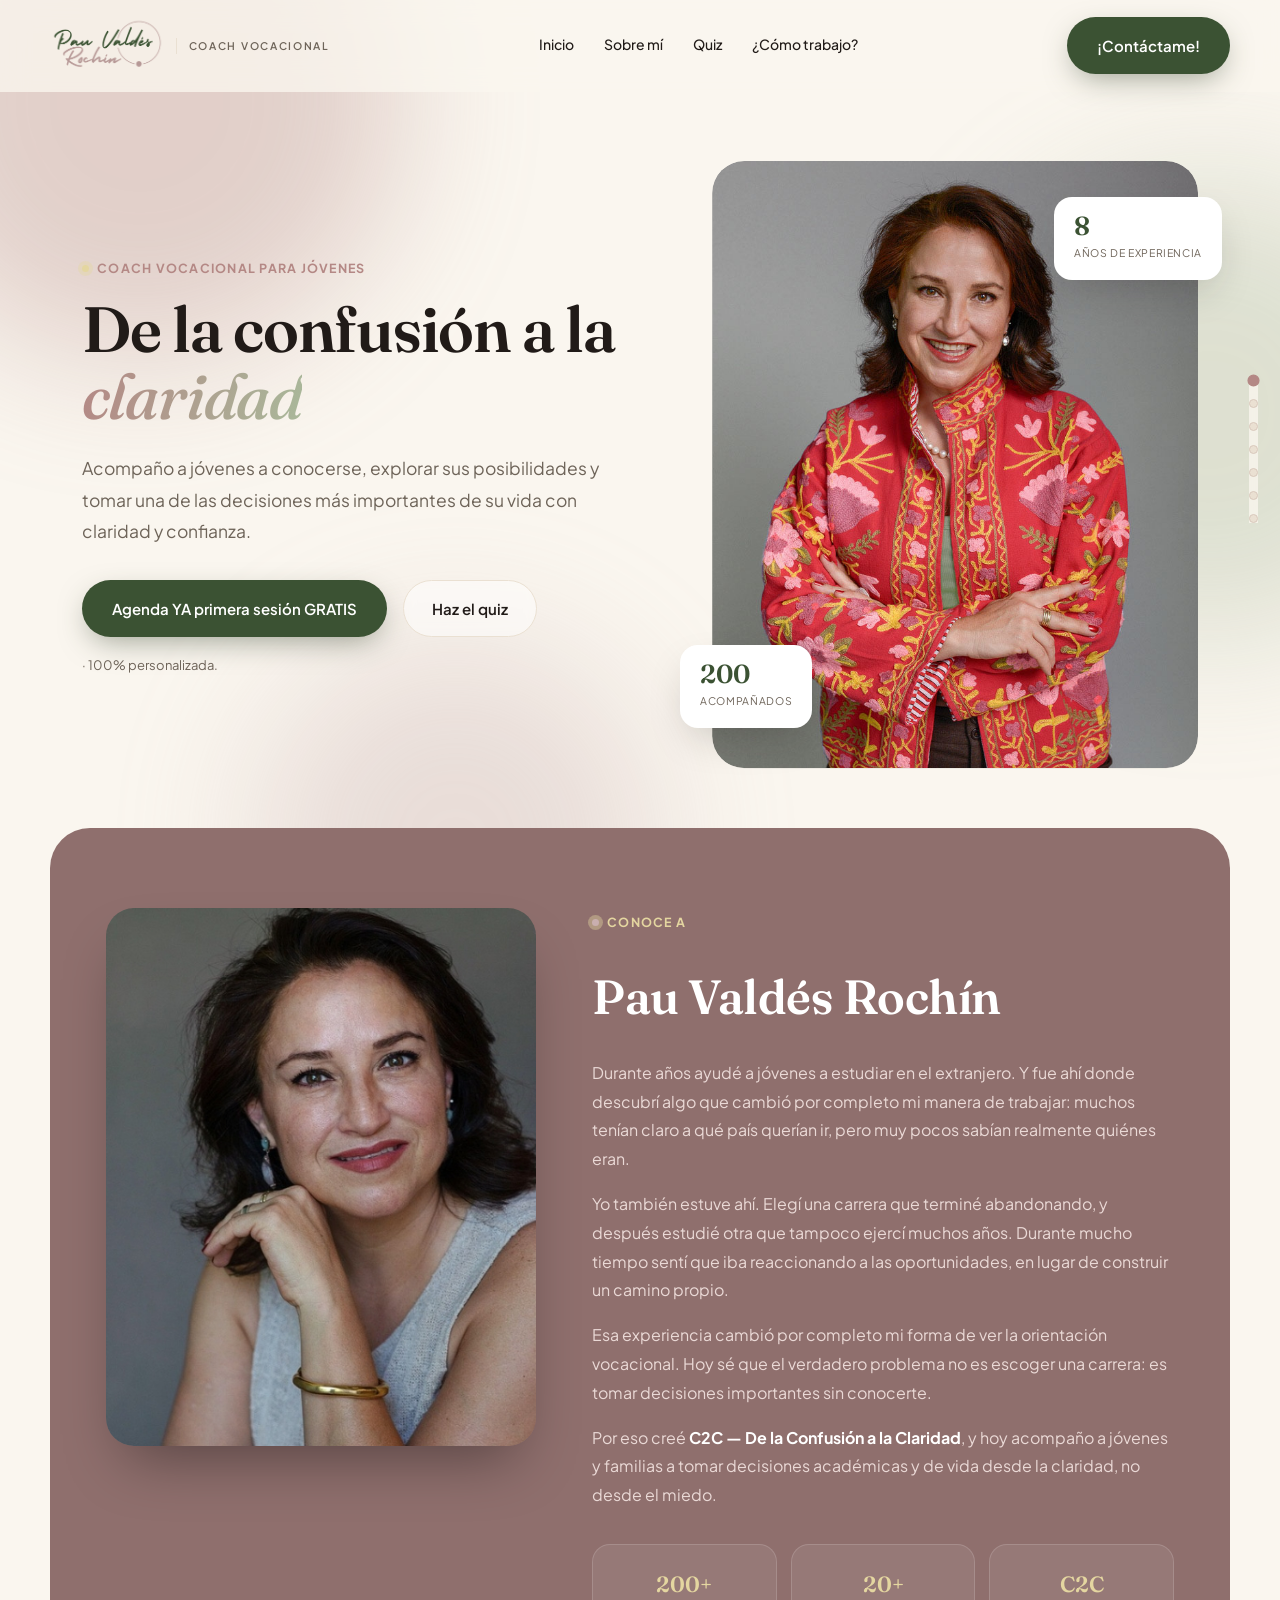
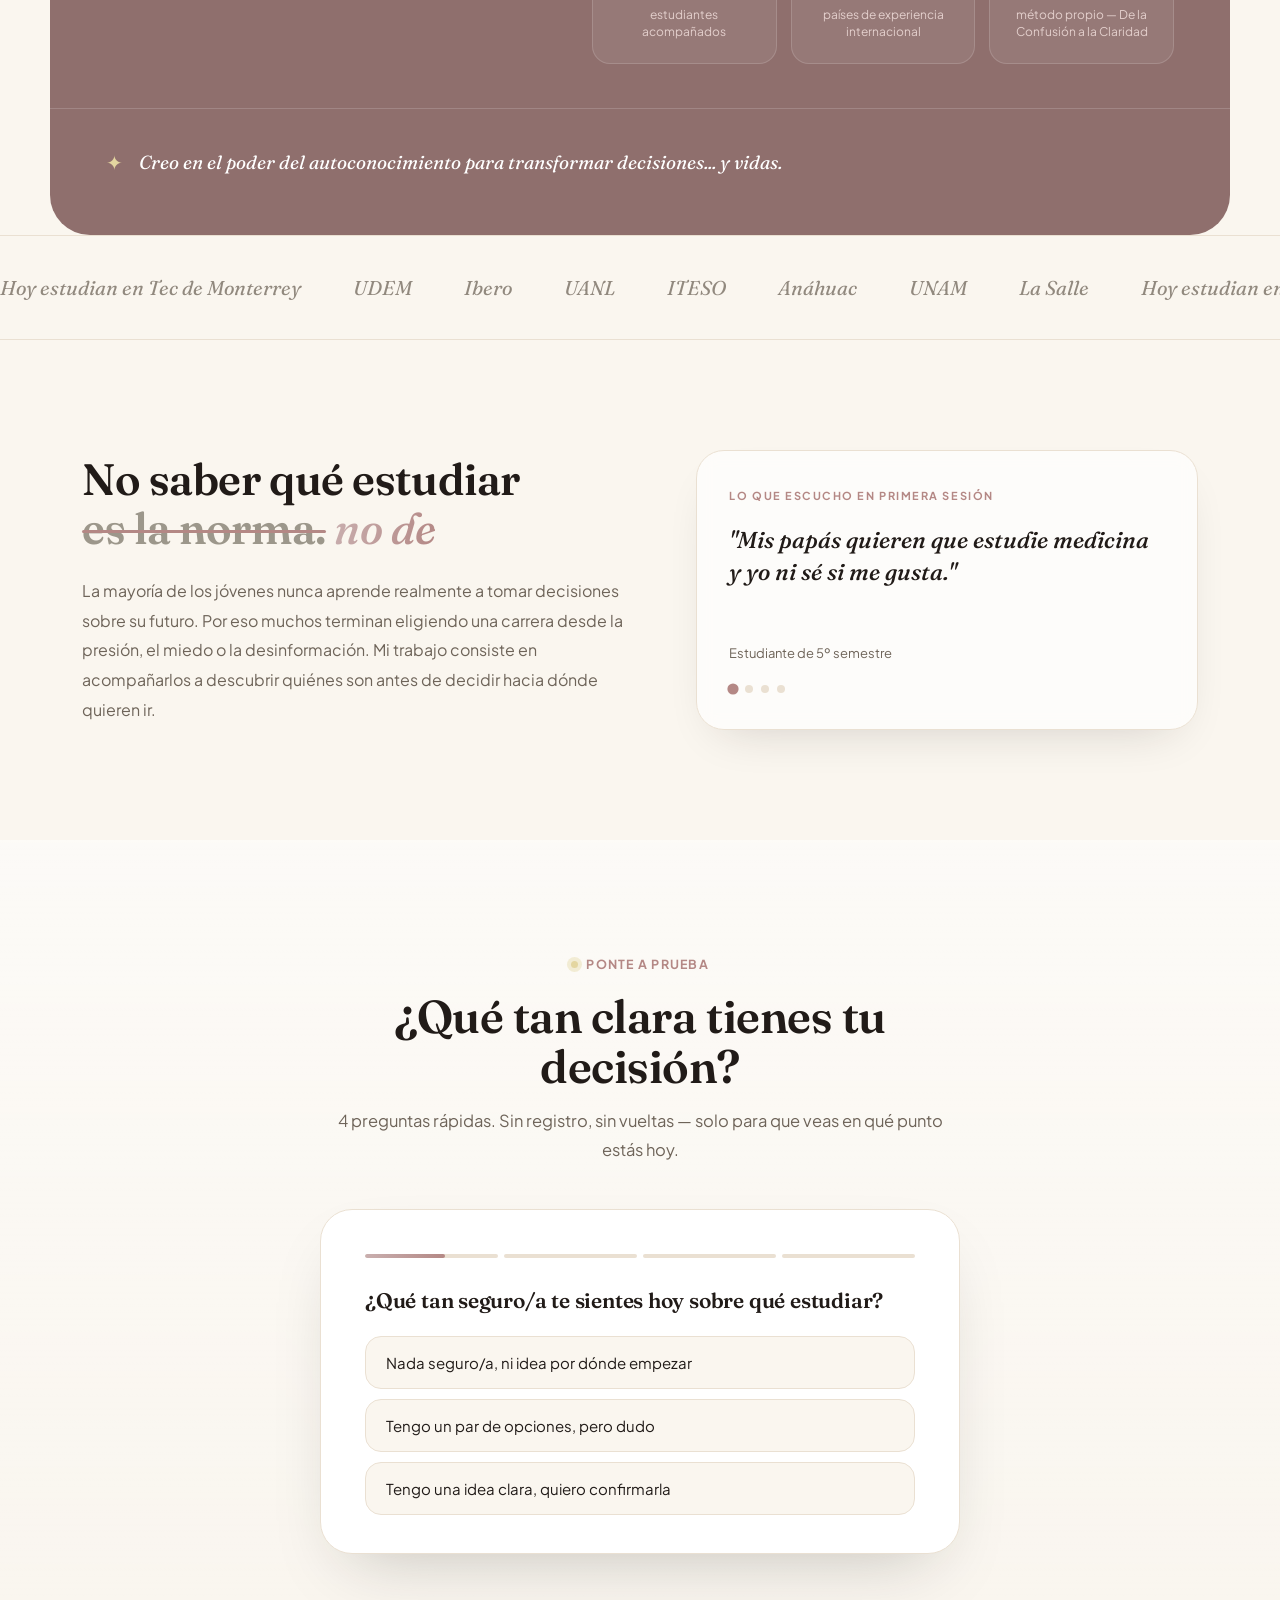
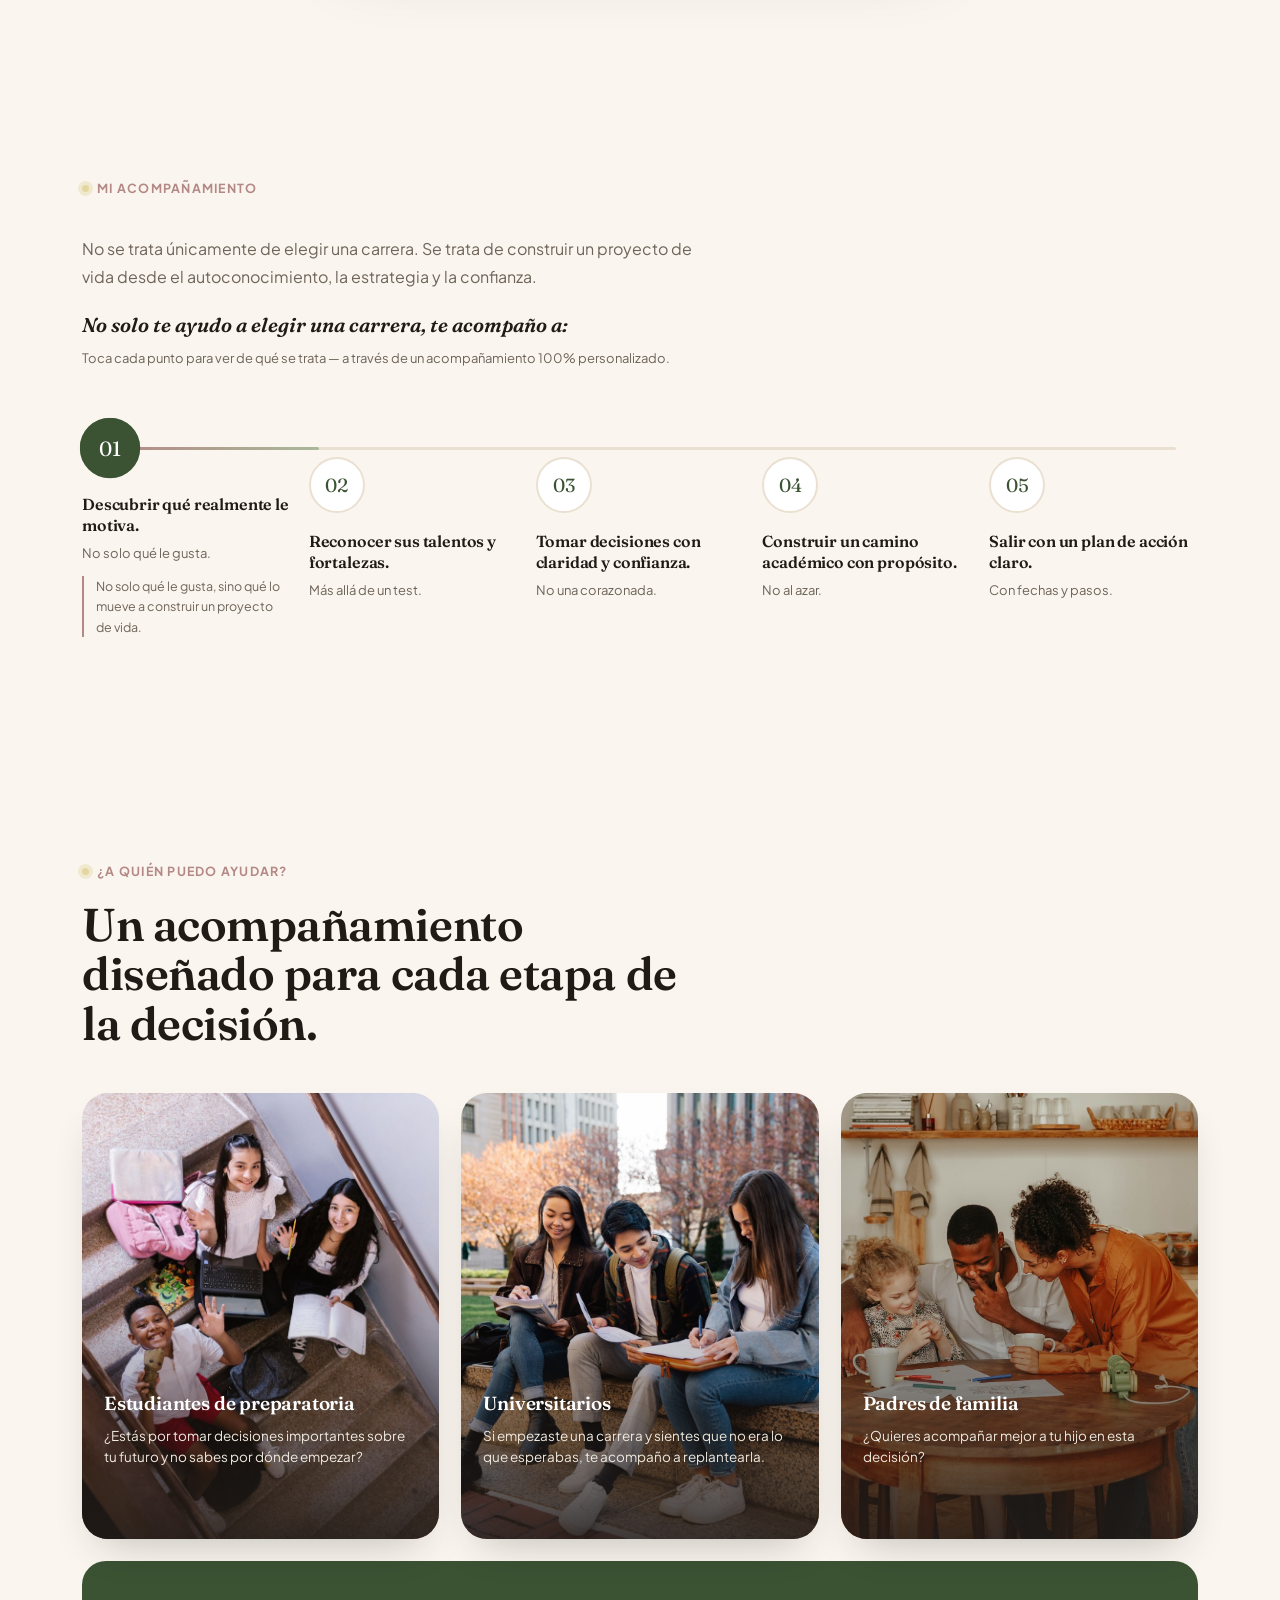
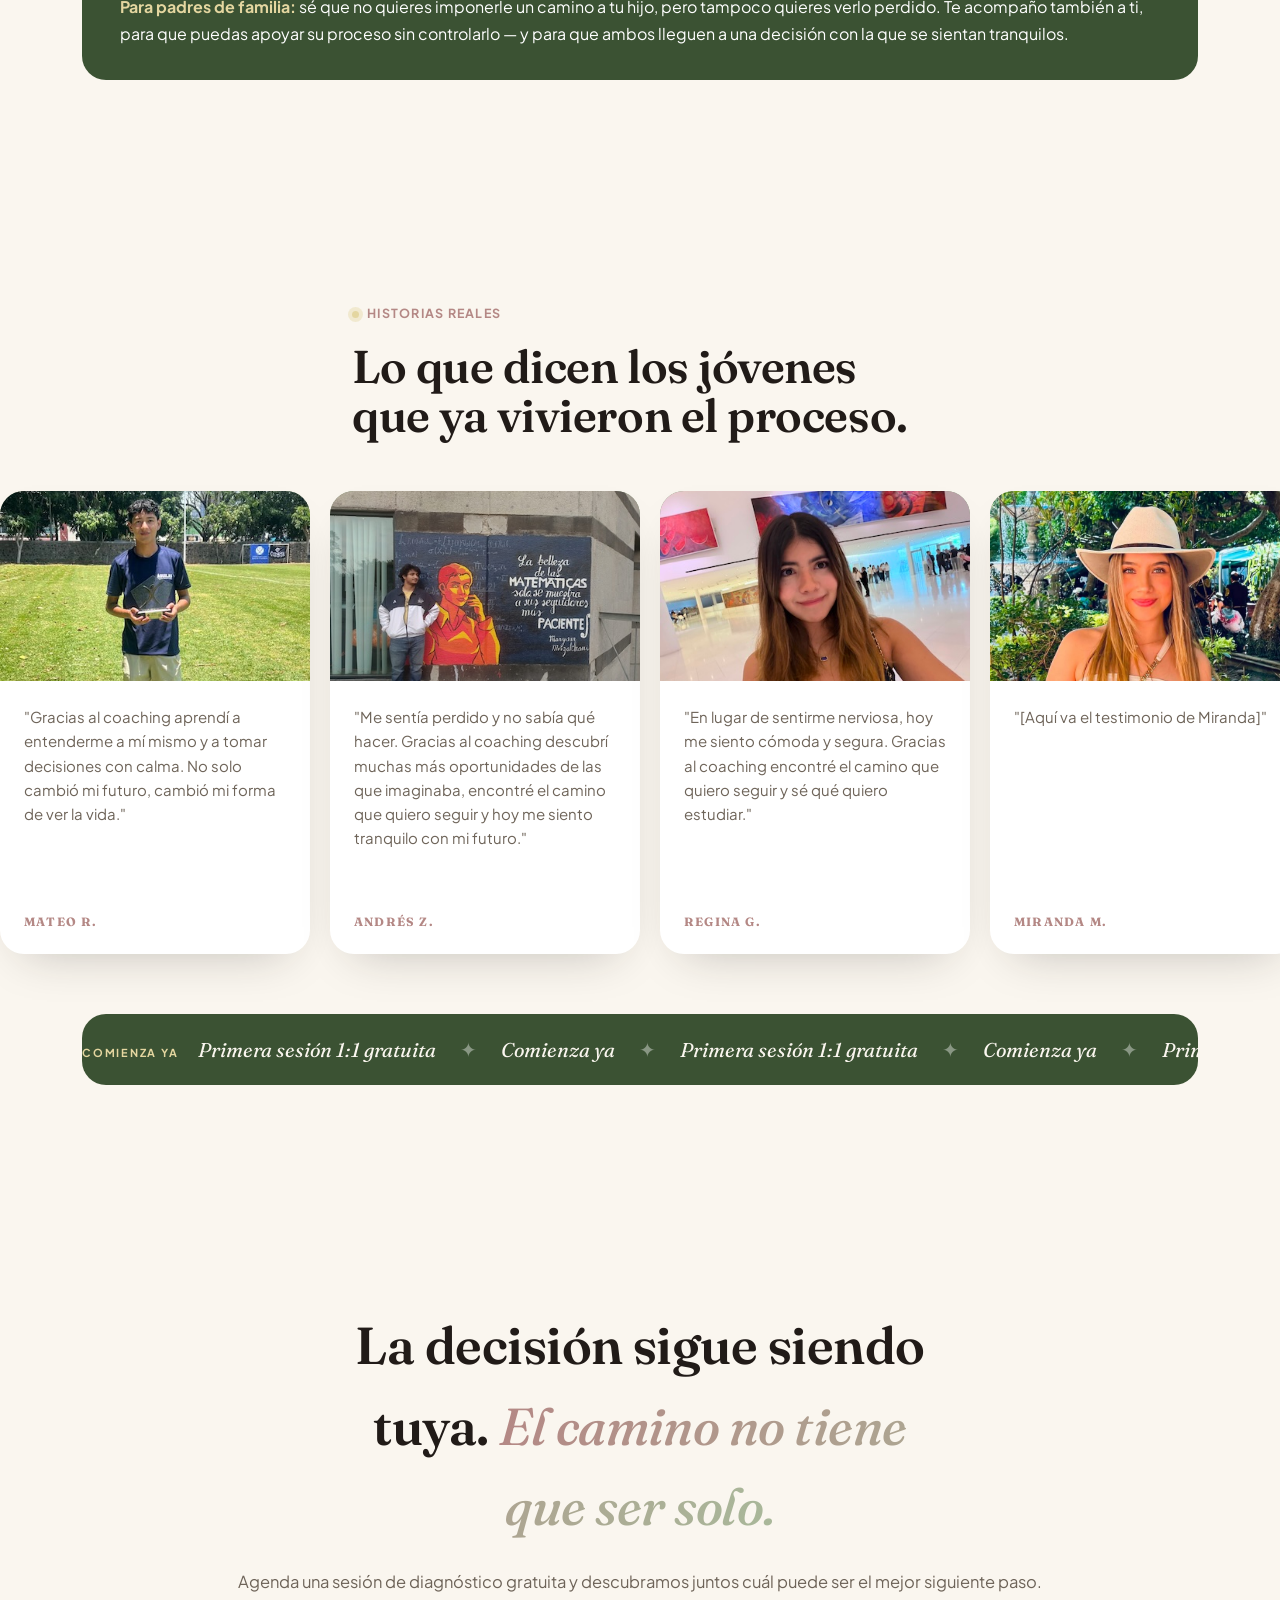
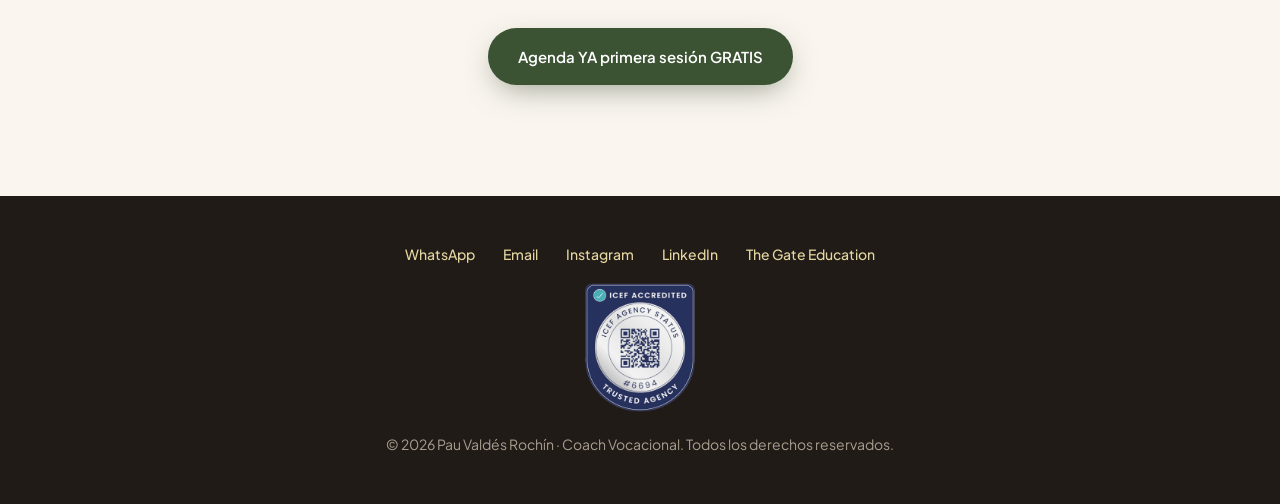
<file: index.html>
<!DOCTYPE html>
<html lang="es">
<head>
<meta charset="UTF-8">
<meta name="viewport" content="width=device-width, initial-scale=1.0">
<title>Pau Valdés Rochín · Coach Vocacional</title>

<link rel="preconnect" href="https://fonts.googleapis.com">
<link rel="preconnect" href="https://fonts.gstatic.com" crossorigin>
<link href="https://fonts.googleapis.com/css2?family=Fraunces:ital,wght@0,500;0,600;1,500;1,600&family=Plus+Jakarta+Sans:wght@400;500;600;700&display=swap" rel="stylesheet">

<link rel="stylesheet" href="css/styles.css">
</head>
<body>

<div class="aurora" aria-hidden="true"><span></span><span></span><span></span></div>

<!-- ============ NAV ============ -->
<nav>
  <div class="wrap nav-inner">
    <a href="#inicio" class="brand">
      <img src="img/logo6.png" alt="Pau Valdés Rochín">
      <span>Coach Vocacional</span>
    </a>
    <div class="menu">
      <a href="#inicio">Inicio</a>
      <a href="#about">Sobre mí</a>
      <a href="#quiz">Quiz</a>
      <a href="#acompanamiento">¿Cómo trabajo?</a>
    </div>
    <a href="https://wa.me/5215585758726?text=Hola%20Pau%2C%20vi%20tu%20pagina%20y%20me%20interesa%20saber%20mas%20sobre%20el%20coaching%20vocacional" target="_blank" rel="noopener" class="btn-primary magnetic nav-cta">¡Contáctame!</a>
  </div>
</nav>

<!-- ============ RIEL LATERAL (scrollspy) ============ -->
<nav class="rail" aria-label="Navegación por sección">
  <a href="#inicio" data-label="Inicio" class="active"></a>
  <a href="#about" data-label="Sobre mí"></a>
  <a href="#norma" data-label="No saber qué estudiar"></a>
  <a href="#quiz" data-label="Quiz"></a>
  <a href="#acompanamiento" data-label="Mi acompañamiento"></a>
  <a href="#quienes" data-label="¿A quién ayudo?"></a>
  <a href="#testimonios" data-label="Testimonios"></a>
</nav>

<!-- ============ HERO ============ -->
<header id="inicio" class="hero">
  <div class="wrap hero-grid">
    <div class="reveal">
      <span class="eyebrow"><span class="dot"></span>Coach vocacional para jóvenes</span>
      <h1>De la confusión a la <em>claridad</em></h1>
      <p class="lead">Acompaño a jóvenes a conocerse, explorar sus posibilidades y tomar una de las decisiones más importantes de su vida con claridad y confianza.</p>
      <div class="hero-acciones">
        <a class="btn-primary magnetic" href="https://calendly.com/pau-coachvocacional/30min" target="_blank" rel="noopener">Agenda YA primera sesión GRATIS</a>
        <a class="btn-outline magnetic" href="#quiz">Haz el quiz</a>
      </div>
      <p class="hero-note">· 100% personalizada.</p>
    </div>
    <div class="reveal hero-visual">
      <img class="hero-photo" src="img/pau-inicio.jpg" alt="Pau Valdés, coach vocacional">
      <div class="hero-badge b1"><b data-count="200">0</b><span>acompañados</span></div>
      <div class="hero-badge b2"><b data-count="8">0</b><span>años de experiencia</span></div>
    </div>
  </div>
</header>

<!-- ============ SOBRE MÍ ============ -->
<section id="about" class="about">
  <div class="wrap about-grid">
    <div class="reveal about-img">
      <img src="img/imagenconocea.jpeg" alt="Pau Valdés">
    </div>
    <div class="reveal">
      <span class="eyebrow"><span class="dot"></span>Conoce a</span>
      <h2>Pau Valdés Rochín</h2>
      <p>Durante años ayudé a jóvenes a estudiar en el extranjero. Y fue ahí donde descubrí algo que cambió por completo mi manera de trabajar: muchos tenían claro a qué país querían ir, pero muy pocos sabían realmente quiénes eran.</p>
      <p>Yo también estuve ahí. Elegí una carrera que terminé abandonando, y después estudié otra que tampoco ejercí muchos años. Durante mucho tiempo sentí que iba reaccionando a las oportunidades, en lugar de construir un camino propio.</p>
      <p>Esa experiencia cambió por completo mi forma de ver la orientación vocacional. Hoy sé que el verdadero problema no es escoger una carrera: es tomar decisiones importantes sin conocerte.</p>
      <p>Por eso creé <strong>C2C — De la Confusión a la Claridad</strong>, y hoy acompaño a jóvenes y familias a tomar decisiones académicas y de vida desde la claridad, no desde el miedo.</p>
      <div class="stats">
        <div class="stat"><div class="num"><span data-count="200">0</span>+</div><div class="lbl">estudiantes acompañados</div></div>
        <div class="stat"><div class="num"><span data-count="20">0</span>+</div><div class="lbl">países de experiencia internacional</div></div>
        <div class="stat"><div class="num">C2C</div><div class="lbl">método propio — De la Confusión a la Claridad</div></div>
      </div>
    </div>
  </div>
  <div class="about-quote reveal">
    <span class="star">✦</span>
    <p>Creo en el poder del autoconocimiento para transformar decisiones... y vidas.</p>
  </div>
</section>

<!-- ============ FRANJA DE CONFIANZA ============ -->
<section class="confianza">
  <div class="confianza-track">
    <!-- [EDITAR] confirma con Pau las universidades reales donde entraron sus estudiantes -->
    <span>Hoy estudian en Tec de Monterrey</span><span>UDEM</span><span>Ibero</span><span>UANL</span><span>ITESO</span><span>Anáhuac</span><span>UNAM</span><span>La Salle</span>
    <span>Hoy estudian en Tec de Monterrey</span><span>UDEM</span><span>Ibero</span><span>UANL</span><span>ITESO</span><span>Anáhuac</span><span>UNAM</span><span>La Salle</span>
  </div>
</section>

<!-- ============ NO SABER QUÉ ESTUDIAR ============ -->
<section class="norma" id="norma">
  <div class="wrap norma-grid">
    <div class="reveal">
      <h2>No saber qué estudiar
        <span class="tachado" id="tachado">es la norma.<i id="linea"></i></span>
        <span class="correccion" id="correccion"></span>
      </h2>
      <p class="cuerpo">La mayoría de los jóvenes nunca aprende realmente a tomar decisiones sobre su futuro. Por eso muchos terminan eligiendo una carrera desde la presión, el miedo o la desinformación. Mi trabajo consiste en acompañarlos a descubrir quiénes son antes de decidir hacia dónde quieren ir.</p>
    </div>
    <div class="reveal voces">
      <p class="rotulo">Lo que escucho en primera sesión</p>
      <p class="voz" id="voz">"Mis papás quieren que estudie medicina y yo ni sé si me gusta."</p>
      <p class="voz-quien" id="voz-quien">Estudiante de 5º semestre</p>
      <div class="voces-nav" id="voces-nav"></div>
    </div>
  </div>
</section>

<!-- ============ QUIZ INTERACTIVO ============ -->
<section class="quiz-section" id="quiz">
  <div class="wrap">
    <div class="reveal quiz-head">
      <span class="eyebrow"><span class="dot"></span>Ponte a prueba</span>
      <h2 class="sec-title">¿Qué tan clara tienes tu decisión?</h2>
      <p class="sec-lead" style="margin-left:auto;margin-right:auto">4 preguntas rápidas. Sin registro, sin vueltas — solo para que veas en qué punto estás hoy.</p>
    </div>

    <div class="reveal quiz-card" id="quiz-card">
      <div class="quiz-progress" id="quiz-progress">
        <i class="active" data-i="0"><em></em></i>
        <i data-i="1"><em></em></i>
        <i data-i="2"><em></em></i>
        <i data-i="3"><em></em></i>
      </div>

      <div class="quiz-step active" data-step="0">
        <h3>¿Qué tan seguro/a te sientes hoy sobre qué estudiar?</h3>
        <div class="quiz-opciones">
          <button class="quiz-op" data-v="0">Nada seguro/a, ni idea por dónde empezar</button>
          <button class="quiz-op" data-v="1">Tengo un par de opciones, pero dudo</button>
          <button class="quiz-op" data-v="2">Tengo una idea clara, quiero confirmarla</button>
        </div>
      </div>

      <div class="quiz-step" data-step="1">
        <h3>¿De dónde viene más la presión que sientes?</h3>
        <div class="quiz-opciones">
          <button class="quiz-op" data-v="0">De mi familia o de lo que "se espera" de mí</button>
          <button class="quiz-op" data-v="1">De no saber si voy a poder vivir de eso</button>
          <button class="quiz-op" data-v="2">De mí mismo/a, quiero decidir bien</button>
        </div>
      </div>

      <div class="quiz-step" data-step="2">
        <h3>Cuando piensas en tu futuro, ¿qué sientes más?</h3>
        <div class="quiz-opciones">
          <button class="quiz-op" data-v="0">Confusión o ansiedad</button>
          <button class="quiz-op" data-v="1">Curiosidad, pero con muchas dudas</button>
          <button class="quiz-op" data-v="2">Emoción, solo me falta un empujón</button>
        </div>
      </div>

      <div class="quiz-step" data-step="3">
        <h3>¿Has hablado con alguien que te ayude a ver esto con claridad?</h3>
        <div class="quiz-opciones">
          <button class="quiz-op" data-v="0">No, lo he pensado solo/a todo este tiempo</button>
          <button class="quiz-op" data-v="1">Con mis papás o amigos, pero falta algo más</button>
          <button class="quiz-op" data-v="2">Estoy buscando a la persona correcta</button>
        </div>
      </div>

      <div class="quiz-result" id="quiz-result">
        <div class="quiz-gauge">
          <svg width="132" height="132" viewBox="0 0 132 132">
            <defs>
              <linearGradient id="gaugeGrad" x1="0%" y1="0%" x2="100%" y2="0%">
                <stop offset="0%" stop-color="var(--malva)"/>
                <stop offset="100%" stop-color="var(--verde-claro)"/>
              </linearGradient>
            </defs>
            <circle class="track" cx="66" cy="66" r="54"/>
            <circle class="fill" id="quiz-gauge-fill" cx="66" cy="66" r="54"/>
          </svg>
          <div class="pct" id="quiz-pct">0%</div>
        </div>
        <h3 id="quiz-titulo">Estás en modo exploración</h3>
        <p id="quiz-texto">Y está bien no tener todo claro todavía. Un acompañamiento 1:1 te puede ahorrar meses de dar vueltas solo/a.</p>
        <a class="btn-primary magnetic" href="https://calendly.com/pau-coachvocacional/30min" target="_blank" rel="noopener">Agenda tu primera sesión GRATIS</a>
        <br>
        <button class="quiz-restart" id="quiz-restart">Volver a hacer el quiz</button>
      </div>
    </div>
  </div>
</section>

<!-- ============ MI ACOMPAÑAMIENTO ============ -->
<section class="acomp" id="acompanamiento">
  <div class="wrap">
    <div class="reveal acomp-head">
      <span class="eyebrow"><span class="dot"></span>Mi acompañamiento</span>
      <p class="sub">No se trata únicamente de elegir una carrera. Se trata de construir un proyecto de vida desde el autoconocimiento, la estrategia y la confianza.</p>
      <p class="posicion">No solo te ayudo a elegir una carrera, te acompaño a:</p>
      <p class="note">Toca cada punto para ver de qué se trata — a través de un acompañamiento 100% personalizado.</p>
    </div>

    <div class="timeline reveal">
      <div class="timeline-rail"><em id="timeline-fill"></em></div>
      <div class="pasos" id="pasos">
        <button class="paso" aria-expanded="true">
          <div class="nudo">01</div>
          <h3>Descubrir qué realmente le motiva.</h3>
          <p class="resumen">No solo qué le gusta.</p>
          <div class="paso-detalle"><p>No solo qué le gusta, sino qué lo mueve a construir un proyecto de vida.</p></div>
        </button>
        <button class="paso" aria-expanded="false">
          <div class="nudo">02</div>
          <h3>Reconocer sus talentos y fortalezas.</h3>
          <p class="resumen">Más allá de un test.</p>
          <div class="paso-detalle"><p>Más allá de un test, comprender en qué puede destacar de verdad.</p></div>
        </button>
        <button class="paso" aria-expanded="false">
          <div class="nudo">03</div>
          <h3>Tomar decisiones con claridad y confianza.</h3>
          <p class="resumen">No una corazonada.</p>
          <div class="paso-detalle"><p>Comparamos opciones, pros y contras, y cerramos con una decisión que puede sostener.</p></div>
        </button>
        <button class="paso" aria-expanded="false">
          <div class="nudo">04</div>
          <h3>Construir un camino académico con propósito.</h3>
          <p class="resumen">No al azar.</p>
          <div class="paso-detalle"><p>Diseñamos un plan de estudios y de vida con sentido, no una carrera elegida al azar.</p></div>
        </button>
        <button class="paso" aria-expanded="false">
          <div class="nudo">05</div>
          <h3>Salir con un plan de acción claro.</h3>
          <p class="resumen">Con fechas y pasos.</p>
          <div class="paso-detalle"><p>Con fechas, pasos concretos y seguimiento durante todo el proceso de admisión.</p></div>
        </button>
      </div>
    </div>
  </div>
</section>

<!-- ============ PARA QUIÉNES ============ -->
<section id="quienes" class="who">
  <div class="wrap">
    <div class="reveal who-head">
      <span class="eyebrow"><span class="dot"></span>¿A quién puedo ayudar?</span>
      <h2 class="sec-title">Un acompañamiento diseñado para cada etapa de la decisión.</h2>
    </div>
    <div class="who-grid">
      <a class="reveal who-card" href="preparatoria.html">
        <div class="who-card-inner tilt vt-prepa">
          <img src="img/preparatoria.jpg" alt="Estudiantes de preparatoria" style="object-position:48% center">
          <div class="label"><h3>Estudiantes de preparatoria</h3><p>¿Estás por tomar decisiones importantes sobre tu futuro y no sabes por dónde empezar?</p><span class="mas">Conocer más →</span></div>
        </div>
      </a>
      <a class="reveal who-card" href="universitarios.html">
        <div class="who-card-inner tilt vt-uni">
          <img src="img/universitarios.jpg" alt="Universitarios" style="object-position:center 75%">
          <div class="label"><h3>Universitarios</h3><p>Si empezaste una carrera y sientes que no era lo que esperabas, te acompaño a replantearla.</p><span class="mas">Conocer más →</span></div>
        </div>
      </a>
      <a class="reveal who-card" href="padres.html">
        <div class="who-card-inner tilt vt-padres">
          <img src="img/padres-familia.jpg" alt="Padres de familia">
          <div class="label"><h3>Padres de familia</h3><p>¿Quieres acompañar mejor a tu hijo en esta decisión?</p><span class="mas">Conocer más →</span></div>
        </div>
      </a>
    </div>
    <div class="padres-box reveal">
      <p><strong>Para padres de familia:</strong> sé que no quieres imponerle un camino a tu hijo, pero tampoco quieres verlo perdido. Te acompaño también a ti, para que puedas apoyar su proceso sin controlarlo — y para que ambos lleguen a una decisión con la que se sientan tranquilos.</p>
    </div>
  </div>
</section>

<!-- ============ TESTIMONIOS ============ -->
<section id="testimonios" class="tm">
  <div class="wrap tm-head reveal">
    <span class="eyebrow"><span class="dot"></span>Historias reales</span>
    <h2 class="sec-title">Lo que dicen los jóvenes que ya vivieron el proceso.</h2>
  </div>

  <div class="tm-row">
    <div class="tm-track">
      <article class="tm-card"><img class="tm-ava" src="img/MateoR.jpeg" alt="Mateo R."><p>"Gracias al coaching aprendí a entenderme a mí mismo y a tomar decisiones con calma. No solo cambió mi futuro, cambió mi forma de ver la vida."</p><h3>Mateo R.</h3></article>
      <article class="tm-card"><img class="tm-ava" src="img/AndresZ.jpeg" alt="Andrés Z."><p>"Me sentía perdido y no sabía qué hacer. Gracias al coaching descubrí muchas más oportunidades de las que imaginaba, encontré el camino que quiero seguir y hoy me siento tranquilo con mi futuro."</p><h3>Andrés Z.</h3></article>
      <article class="tm-card"><img class="tm-ava" src="img/ReginaG.jpg" alt="Regina G."><p>"En lugar de sentirme nerviosa, hoy me siento cómoda y segura. Gracias al coaching encontré el camino que quiero seguir y sé qué quiero estudiar."</p><h3>Regina G.</h3></article>
      <!-- [EDITAR] Falta el testimonio de Miranda: cambia el texto entre comillas -->
      <article class="tm-card"><img class="tm-ava" src="img/MirandaM.jpeg" alt="Miranda M."><p>"[Aquí va el testimonio de Miranda]"</p><h3>Miranda M.</h3></article>
      <article class="tm-card"><div class="tm-ava">B</div><p>"Gracias a Pau, hoy me siento segura de lo que quiero estudiar y me emociona poder estudiar algo que me apasiona. También descubrí cómo me veo en mi futuro y el tipo de vida que quiero."</p><h3>Becky M.</h3></article>
      <article class="tm-card"><div class="tm-ava">R</div><p>"Agradezco a Pau porque estuvo a cada momento conmigo guiándome y apoyándome. Gracias a su coaching, hoy ya me siento listo y ya no tengo miedo. El programa me dio la base para encontrarme a mí mismo y la profesión que quiero."</p><h3>Roberto V.</h3></article>
      <article class="tm-card"><div class="tm-ava">V</div><p>"El coaching me dio calma, claridad y la motivación para hacer realidad las cosas que tenía en mente. Ahora entiendo que los miedos que tenía eran solo pensamientos negativos. Hoy estoy más segura y tranquila porque sé que cada quien tiene un proceso diferente."</p><h3>Valentina M.</h3></article>

      <!-- copia exacta — NO la borres (hace el loop) -->
      <article class="tm-card"><img class="tm-ava" src="img/MateoR.jpeg" alt="Mateo R."><p>"Gracias al coaching aprendí a entenderme a mí mismo y a tomar decisiones con calma. No solo cambió mi futuro, cambió mi forma de ver la vida."</p><h3>Mateo R.</h3></article>
      <article class="tm-card"><img class="tm-ava" src="img/AndresZ.jpeg" alt="Andrés Z."><p>"Me sentía perdido y no sabía qué hacer. Gracias al coaching descubrí muchas más oportunidades de las que imaginaba, encontré el camino que quiero seguir y hoy me siento tranquilo con mi futuro."</p><h3>Andrés Z.</h3></article>
      <article class="tm-card"><img class="tm-ava" src="img/ReginaG.jpg" alt="Regina G."><p>"En lugar de sentirme nerviosa, hoy me siento cómoda y segura. Gracias al coaching encontré el camino que quiero seguir y sé qué quiero estudiar."</p><h3>Regina G.</h3></article>
      <!-- [EDITAR] Falta el testimonio de Miranda: cambia el texto entre comillas -->
      <article class="tm-card"><img class="tm-ava" src="img/MirandaM.jpeg" alt="Miranda M."><p>"[Aquí va el testimonio de Miranda]"</p><h3>Miranda M.</h3></article>
      <article class="tm-card"><div class="tm-ava">B</div><p>"Gracias a Pau, hoy me siento segura de lo que quiero estudiar y me emociona poder estudiar algo que me apasiona. También descubrí cómo me veo en mi futuro y el tipo de vida que quiero."</p><h3>Becky M.</h3></article>
      <article class="tm-card"><div class="tm-ava">R</div><p>"Agradezco a Pau porque estuvo a cada momento conmigo guiándome y apoyándome. Gracias a su coaching, hoy ya me siento listo y ya no tengo miedo. El programa me dio la base para encontrarme a mí mismo y la profesión que quiero."</p><h3>Roberto V.</h3></article>
      <article class="tm-card"><div class="tm-ava">V</div><p>"El coaching me dio calma, claridad y la motivación para hacer realidad las cosas que tenía en mente. Ahora entiendo que los miedos que tenía eran solo pensamientos negativos. Hoy estoy más segura y tranquila porque sé que cada quien tiene un proceso diferente."</p><h3>Valentina M.</h3></article>
    </div>
  </div>

  <div class="wrap">
    <div class="tm-banner">
      <div class="tm-banner-track">
        <span><b>Comienza ya</b> Primera sesión 1:1 gratuita <i>✦</i> Comienza ya <i>✦</i> Primera sesión 1:1 gratuita <i>✦</i> Comienza ya <i>✦</i> Primera sesión 1:1 gratuita <i>✦</i>&nbsp;</span>
        <span><b>Comienza ya</b> Primera sesión 1:1 gratuita <i>✦</i> Comienza ya <i>✦</i> Primera sesión 1:1 gratuita <i>✦</i> Comienza ya <i>✦</i> Primera sesión 1:1 gratuita <i>✦</i>&nbsp;</span>
      </div>
    </div>
  </div>
</section>

<!-- ============ CIERRE ============ -->
<section id="cta" class="cierre">
  <div class="wrap reveal">
    <h2>La decisión sigue siendo tuya. <em>El camino no tiene que ser solo.</em></h2>
    <p>Agenda una sesión de diagnóstico gratuita y descubramos juntos cuál puede ser el mejor siguiente paso.</p>
    <a class="btn-primary magnetic" href="https://calendly.com/pau-coachvocacional/30min" target="_blank" rel="noopener">Agenda YA primera sesión GRATIS</a>
  </div>
</section>

<!-- ============ FOOTER ============ -->
<footer>
  <div class="wrap">
    <div class="links">
      <a href="https://wa.me/5215585758726" target="_blank" rel="noopener">WhatsApp</a>
      <a href="mailto:pau.coachvocacional@gmail.com">Email</a>
      <a href="https://www.instagram.com/pau.coachvocacional" target="_blank" rel="noopener">Instagram</a>
      <a href="https://www.linkedin.com/in/paulinavald%C3%A9sroch%C3%ADn/" target="_blank" rel="noopener">LinkedIn</a>
      <a href="https://www.thegate-education.com/" target="_blank" rel="noopener">The Gate Education</a>
    </div>
    <img class="sello-icef" src="img/icef-acreditacion.png" alt="ICEF Accredited · Trusted Agency #6694" loading="lazy">
    <p>© 2026 Pau Valdés Rochín · Coach Vocacional. Todos los derechos reservados.</p>
  </div>
</footer>

<script src="js/main.js"></script>
</body>
</html>
</file>
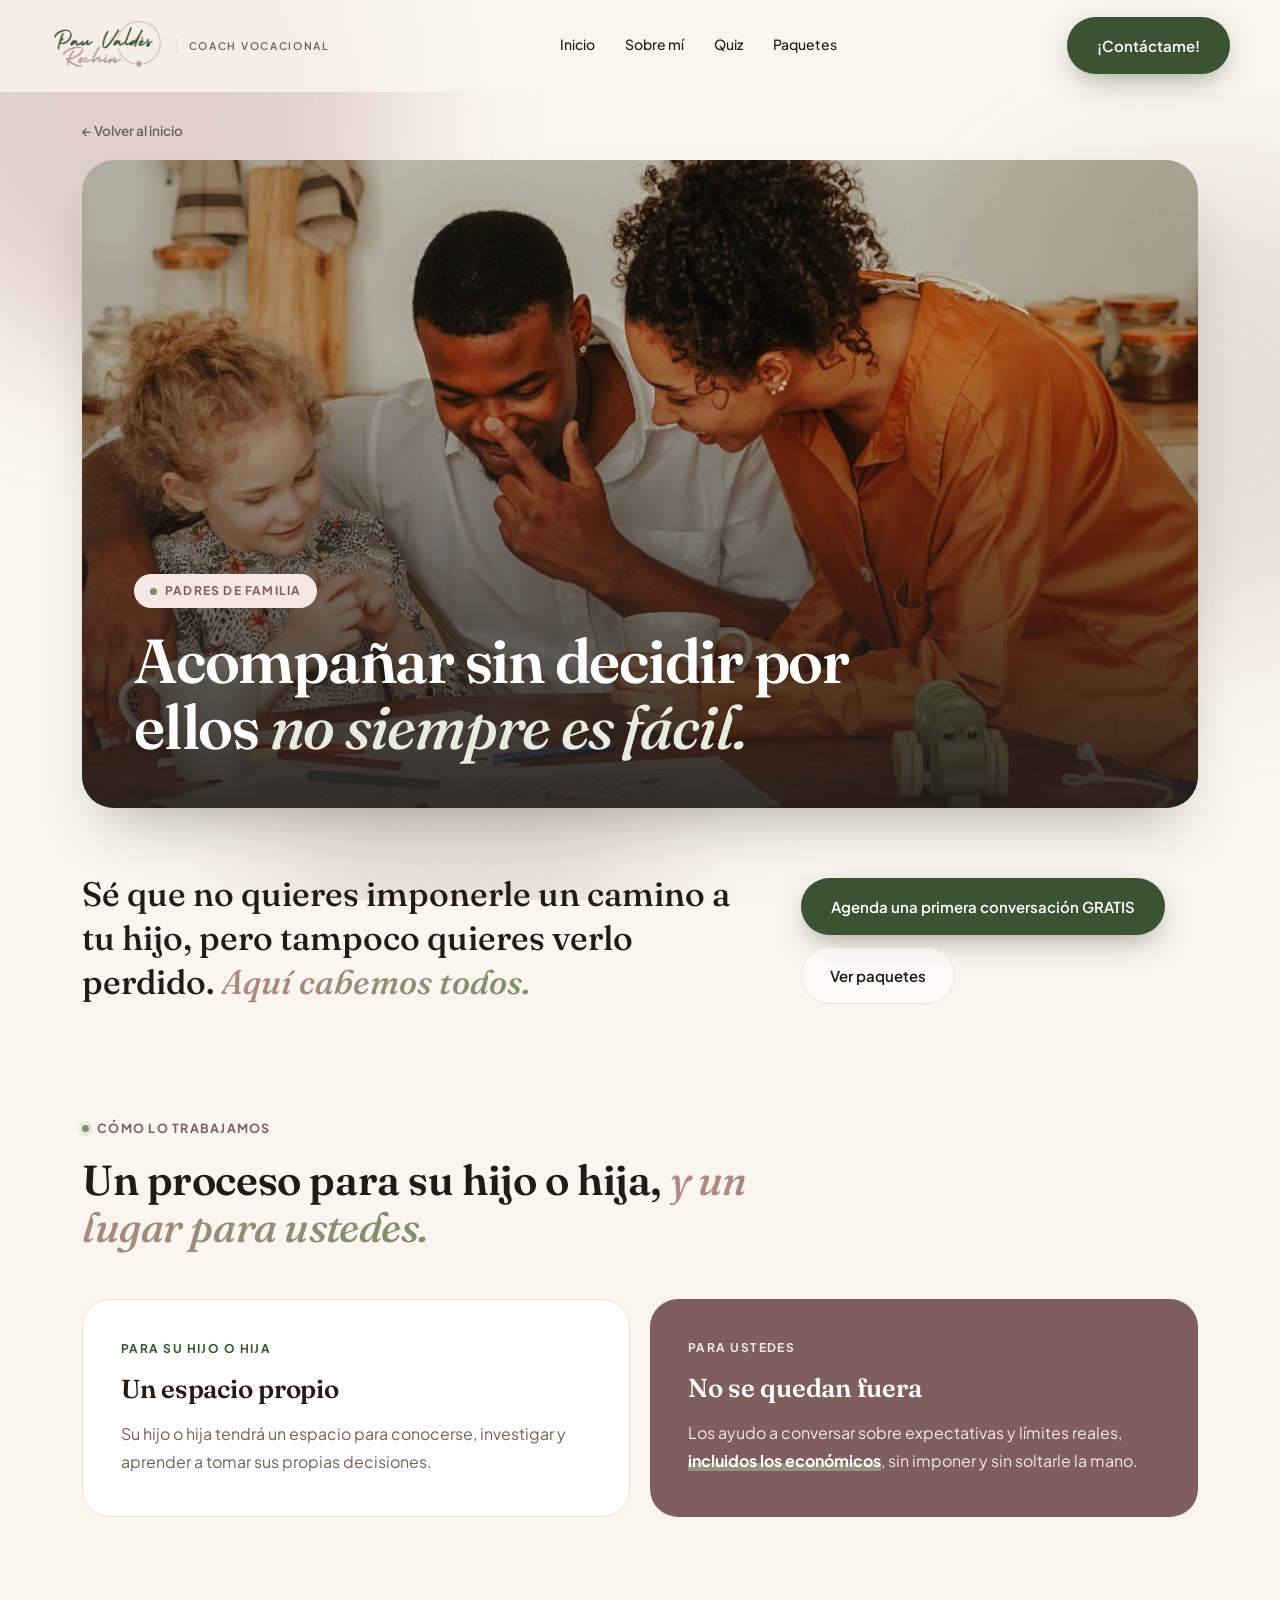
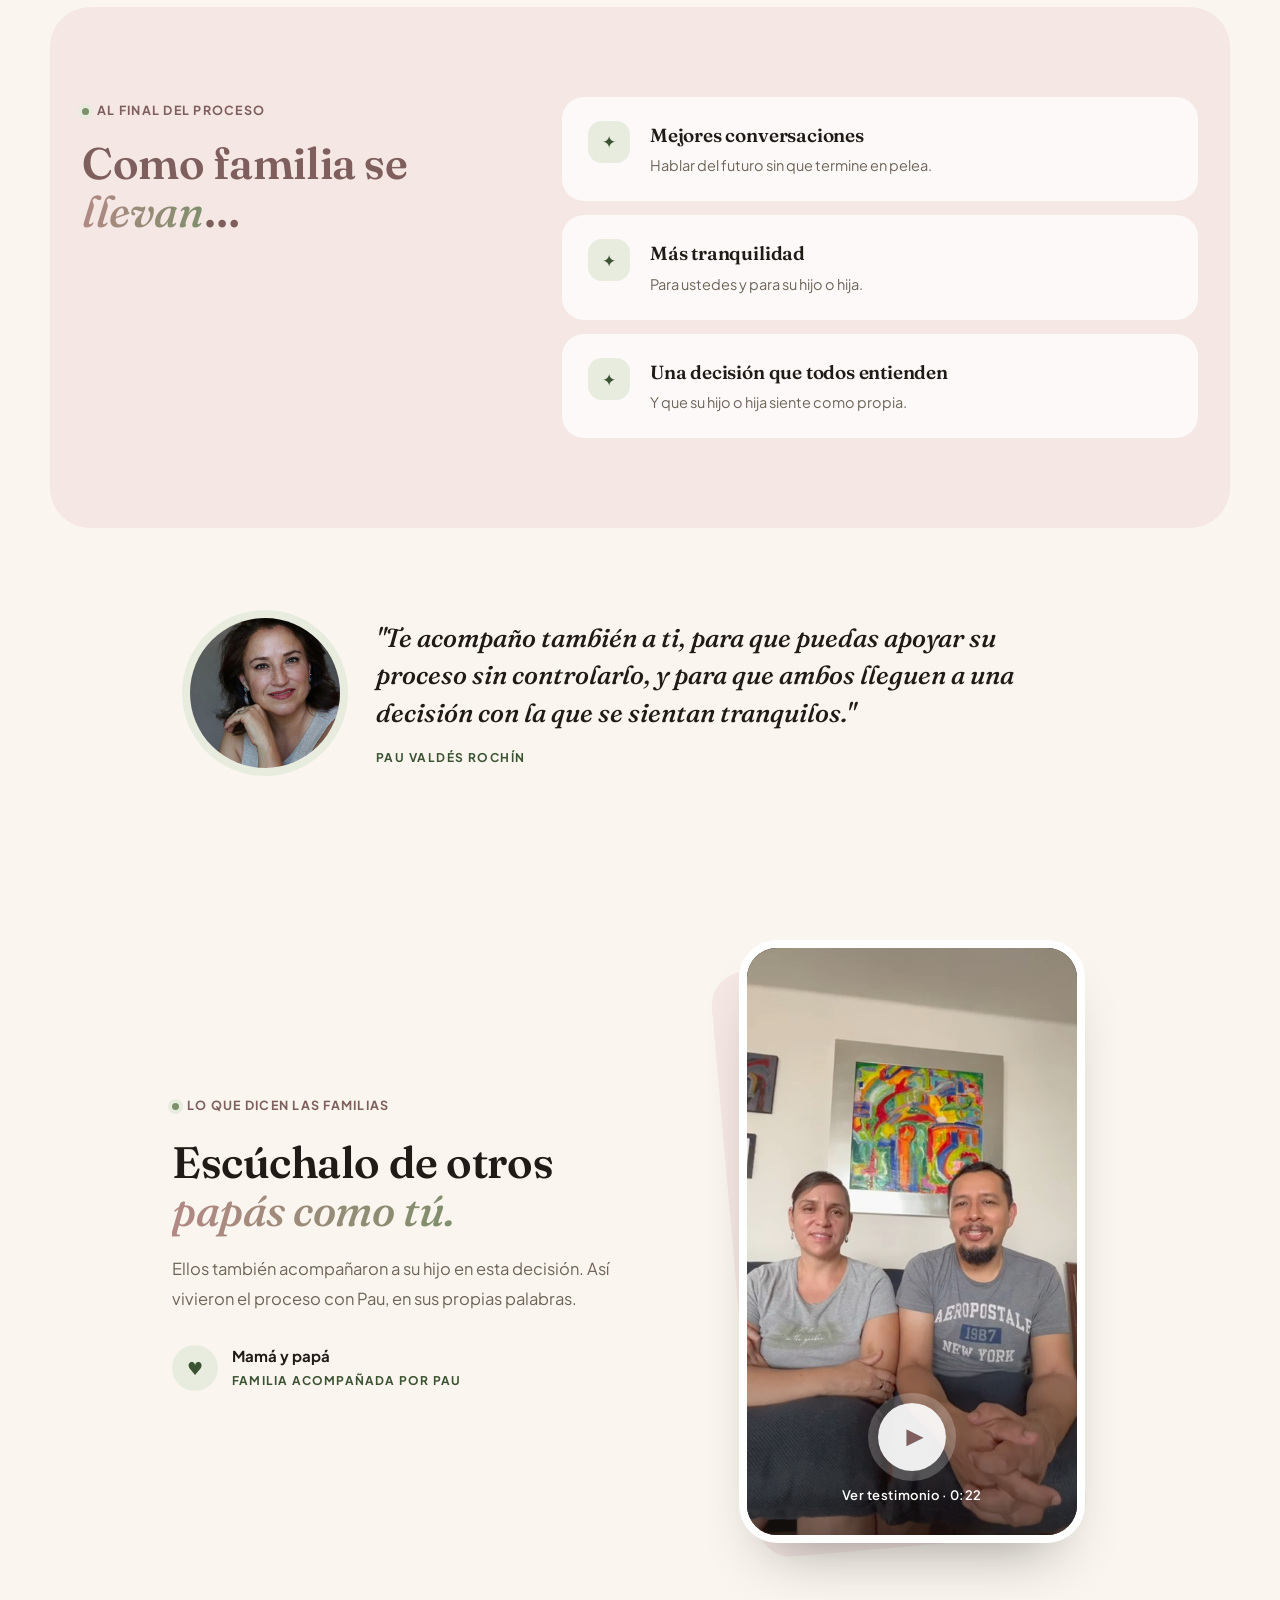
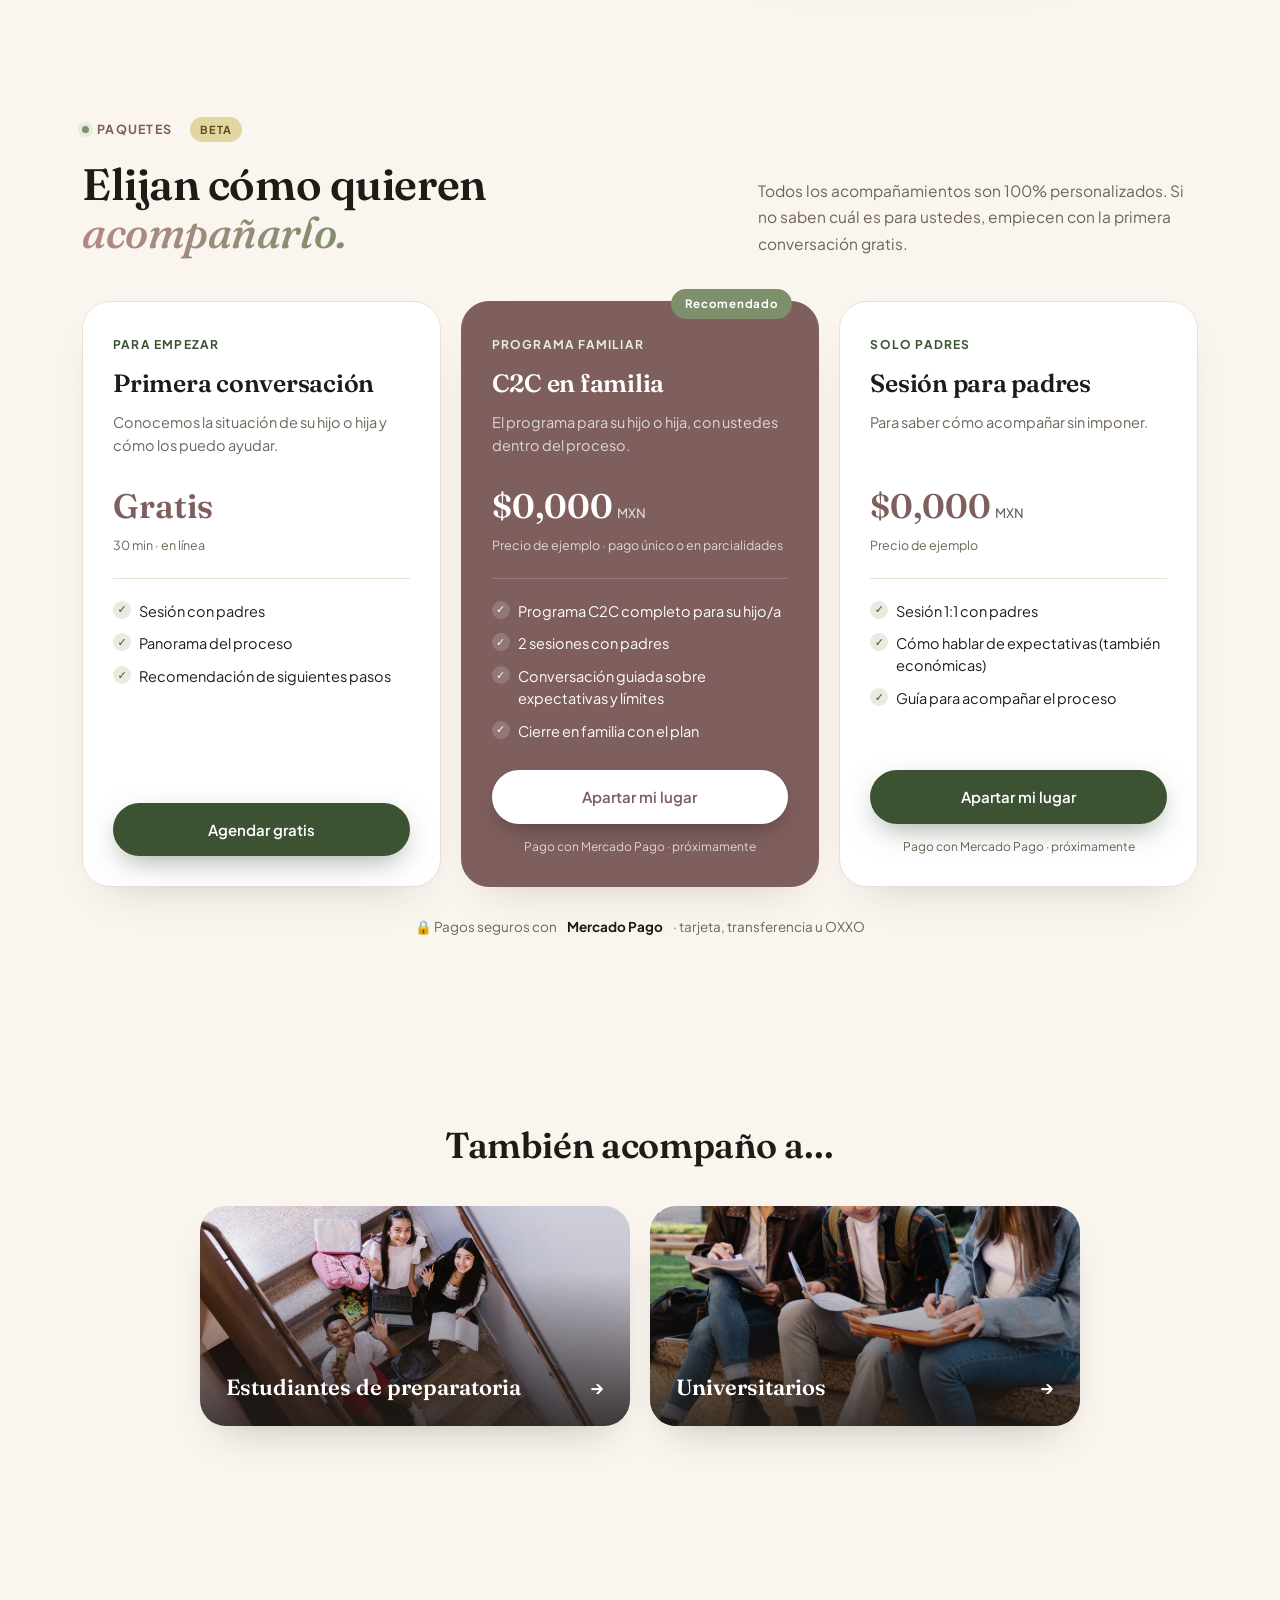
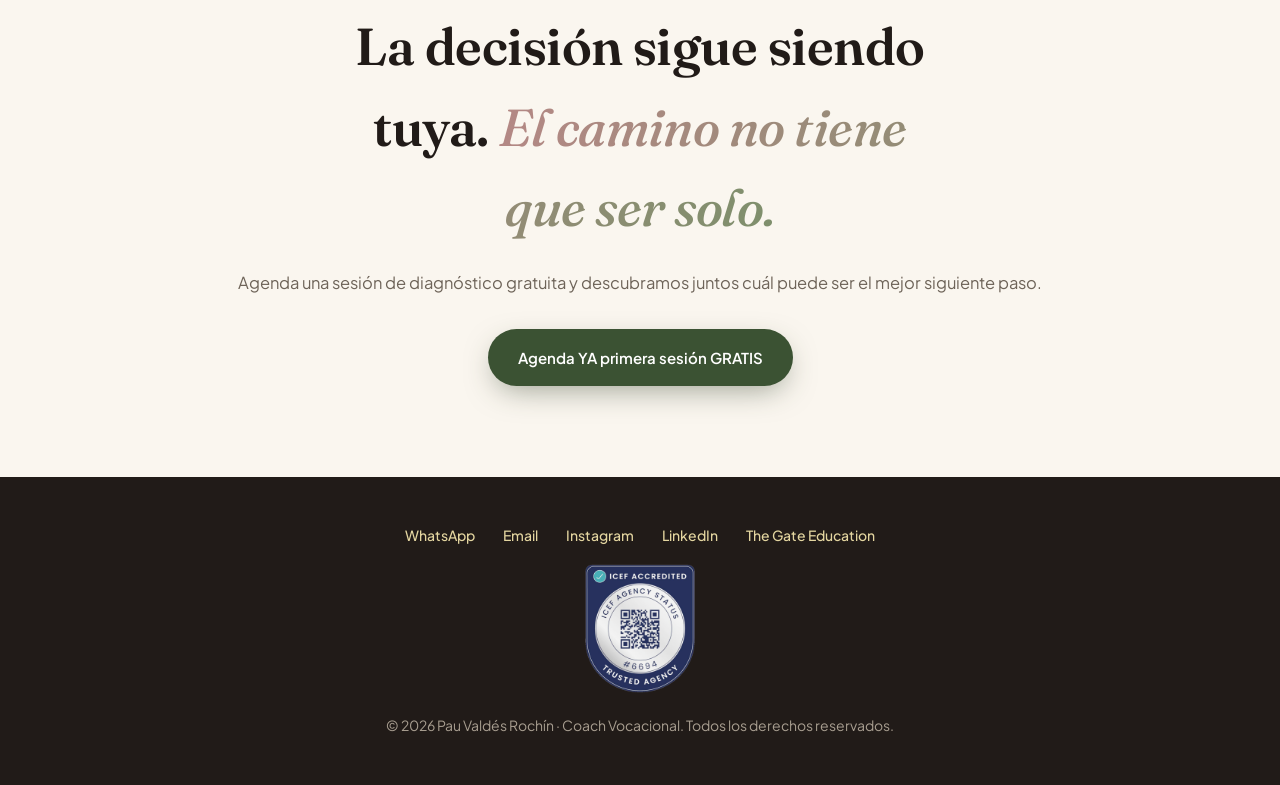
<file: padres.html>
<!DOCTYPE html>
<html lang="es">
<head>
<meta charset="UTF-8">
<meta name="viewport" content="width=device-width, initial-scale=1.0">
<title>Padres de familia · Pau Valdés Rochín</title>
<meta name="description" content="Acompaña a tu hijo o hija en su decisión vocacional sin imponer y sin soltarle la mano.">

<link rel="preconnect" href="https://fonts.googleapis.com">
<link rel="preconnect" href="https://fonts.gstatic.com" crossorigin>
<link href="https://fonts.googleapis.com/css2?family=Fraunces:ital,wght@0,500;0,600;1,500;1,600&family=Plus+Jakarta+Sans:wght@400;500;600;700&display=swap" rel="stylesheet">

<link rel="stylesheet" href="css/styles.css">
<link rel="stylesheet" href="css/audiencias.css">
</head>
<body class="aud tema-padres">

<div class="aurora" aria-hidden="true"><span></span><span></span><span></span></div>

<!-- ============ NAV ============ -->
<nav>
  <div class="wrap nav-inner">
    <a href="index.html" class="brand">
      <img src="img/logo6.png" alt="Pau Valdés Rochín">
      <span>Coach Vocacional</span>
    </a>
    <div class="menu">
      <a href="index.html">Inicio</a>
      <a href="index.html#about">Sobre mí</a>
      <a href="index.html#quiz">Quiz</a>
      <a href="#paquetes">Paquetes</a>
    </div>
    <a href="https://wa.me/5215585758726?text=Hola%20Pau%2C%20vi%20tu%20pagina%20y%20me%20interesa%20saber%20mas%20sobre%20el%20coaching%20vocacional" target="_blank" rel="noopener" class="btn-primary magnetic nav-cta">¡Contáctame!</a>
  </div>
</nav>

<!-- ============ PORTADA ============ -->
<header class="wrap">
  <a class="volver" href="index.html#quienes">← Volver al inicio</a>
  <div class="portada vt-padres">
    <img src="img/padres-familia.jpg" alt="Padres de familia" style="object-position:center 40%">
    <div class="portada-texto">
      <span class="chip"><i></i>Padres de familia</span>
      <h1>Acompañar sin decidir por ellos <em>no siempre es fácil.</em></h1>
    </div>
  </div>
</header>

<!-- ============ INTRO ============ -->
<section class="intro">
  <div class="wrap intro-grid reveal">
    <p class="frase">Sé que no quieres imponerle un camino a tu hijo, pero tampoco quieres verlo perdido. <em>Aquí cabemos todos.</em></p>
    <div class="intro-acciones">
      <a class="btn-primary magnetic" href="https://calendly.com/pau-coachvocacional/30min" target="_blank" rel="noopener">Agenda una primera conversación GRATIS</a>
      <a class="btn-outline magnetic" href="#paquetes">Ver paquetes</a>
    </div>
  </div>
</section>

<!-- ============ ENFOQUE ============ -->
<section>
  <div class="wrap">
    <div class="enfoque-head reveal">
      <span class="eyebrow"><span class="dot"></span>Cómo lo trabajamos</span>
      <h2>Un proceso para su hijo o hija, <em>y un lugar para ustedes.</em></h2>
    </div>
    <div class="duo reveal-stagger reveal">
      <div class="duo-card hijo">
        <span class="rol">Para su hijo o hija</span>
        <h3>Un espacio propio</h3>
        <p>Su hijo o hija tendrá un espacio para conocerse, investigar y aprender a tomar sus propias decisiones.</p>
      </div>
      <div class="duo-card ustedes">
        <span class="rol">Para ustedes</span>
        <h3>No se quedan fuera</h3>
        <p>Los ayudo a conversar sobre expectativas y límites reales, <strong>incluidos los económicos</strong>, sin imponer y sin soltarle la mano.</p>
      </div>
    </div>
  </div>
</section>

<!-- ============ SE LLEVAN ============ -->
<section class="llevas">
  <div class="wrap llevas-grid">
    <div class="reveal">
      <span class="eyebrow"><span class="dot"></span>Al final del proceso</span>
      <h2>Como familia se <em>llevan</em>…</h2>
    </div>
    <div class="llevas-lista reveal-stagger reveal">
      <div class="llevo"><div class="ico">✦</div><div><h3>Mejores conversaciones</h3><p>Hablar del futuro sin que termine en pelea.</p></div></div>
      <div class="llevo"><div class="ico">✦</div><div><h3>Más tranquilidad</h3><p>Para ustedes y para su hijo o hija.</p></div></div>
      <div class="llevo"><div class="ico">✦</div><div><h3>Una decisión que todos entienden</h3><p>Y que su hijo o hija siente como propia.</p></div></div>
    </div>
  </div>
</section>

<!-- ============ PALABRAS DE PAU ============ -->
<section>
  <div class="wrap">
    <figure class="testimonio reveal">
      <img src="img/imagenconocea.jpeg" alt="Pau Valdés">
      <div>
        <blockquote>"Te acompaño también a ti, para que puedas apoyar su proceso sin controlarlo, y para que ambos lleguen a una decisión con la que se sientan tranquilos."</blockquote>
        <cite>Pau Valdés Rochín</cite>
      </div>
    </figure>
  </div>
</section>

<!-- ============ TESTIMONIO EN VIDEO ============ -->
<!-- [EDITAR] Cambia el texto y quién habla cuando Pau confirme. -->
<section class="video-testimonio">
  <div class="wrap vt-grid">
    <div class="vt-texto reveal">
      <span class="eyebrow"><span class="dot"></span>Lo que dicen las familias</span>
      <h2>Escúchalo de otros <em>papás como tú.</em></h2>
      <p>Ellos también acompañaron a su hijo en esta decisión. Así vivieron el proceso con Pau, en sus propias palabras.</p>
      <div class="vt-quien">
        <span class="vt-ava" aria-hidden="true">♥</span>
        <div><b>Mamá y papá</b><small>Familia acompañada por Pau</small></div>
      </div>
    </div>
    <div class="vt-video reveal">
      <div class="vt-marco">
        <video id="vt-player" src="img/testimonio-padres.mp4" poster="img/testimonio-padres.jpg" preload="none" playsinline></video>
        <button class="vt-play" type="button" aria-label="Ver testimonio en video">
          <span class="vt-play-ico">▶</span>
          <span class="vt-play-txt">Ver testimonio · 0:22</span>
        </button>
      </div>
    </div>
  </div>
</section>

<!-- ============ PAQUETES ============ -->
<section id="paquetes">
  <div class="wrap">
    <div class="paquetes-head reveal">
      <div>
        <span class="eyebrow"><span class="dot"></span>Paquetes<span class="beta">Beta</span></span>
        <h2>Elijan cómo quieren <em>acompañarlo.</em></h2>
      </div>
      <p>Todos los acompañamientos son 100% personalizados. Si no saben cuál es para ustedes, empiecen con la primera conversación gratis.</p>
    </div>
    <div class="paquetes reveal" id="paquetes-lista" data-para="padres"></div>
    <p class="pago-info">🔒 Pagos seguros con <b>Mercado Pago</b> · tarjeta, transferencia u OXXO</p>
  </div>
</section>

<!-- ============ OTROS PERFILES ============ -->
<section>
  <div class="wrap">
    <div class="otros-head reveal"><h2>También acompaño a…</h2></div>
    <div class="otros reveal">
      <a class="otro vt-prepa" href="preparatoria.html"><img src="img/preparatoria.jpg" alt="" style="object-position:50% 35%"><span>Estudiantes de preparatoria <b>→</b></span></a>
      <a class="otro vt-uni" href="universitarios.html"><img src="img/universitarios.jpg" alt="" style="object-position:center 65%"><span>Universitarios <b>→</b></span></a>
    </div>
  </div>
</section>

<!-- ============ CIERRE ============ -->
<section class="cierre">
  <div class="wrap reveal">
    <h2>La decisión sigue siendo tuya. <em>El camino no tiene que ser solo.</em></h2>
    <p>Agenda una sesión de diagnóstico gratuita y descubramos juntos cuál puede ser el mejor siguiente paso.</p>
    <a class="btn-primary magnetic" href="https://calendly.com/pau-coachvocacional/30min" target="_blank" rel="noopener">Agenda YA primera sesión GRATIS</a>
  </div>
</section>

<!-- ============ FOOTER ============ -->
<footer>
  <div class="wrap">
    <div class="links">
      <a href="https://wa.me/5215585758726" target="_blank" rel="noopener">WhatsApp</a>
      <a href="mailto:pau.coachvocacional@gmail.com">Email</a>
      <a href="https://www.instagram.com/pau.coachvocacional" target="_blank" rel="noopener">Instagram</a>
      <a href="https://www.linkedin.com/in/paulinavald%C3%A9sroch%C3%ADn/" target="_blank" rel="noopener">LinkedIn</a>
      <a href="https://www.thegate-education.com/" target="_blank" rel="noopener">The Gate Education</a>
    </div>
    <img class="sello-icef" src="img/icef-acreditacion.png" alt="ICEF Accredited · Trusted Agency #6694" loading="lazy">
    <p>© 2026 Pau Valdés Rochín · Coach Vocacional. Todos los derechos reservados.</p>
  </div>
</footer>

<script>
  // Testimonio en video: al dar play se quita la portada y aparecen los controles
  (function () {
    var v = document.getElementById('vt-player');
    if (!v) return;
    var marco = v.parentNode;
    marco.querySelector('.vt-play').addEventListener('click', function () {
      marco.classList.add('reproduciendo');
      v.controls = true;
      v.play();
    });
    v.addEventListener('ended', function () {
      marco.classList.remove('reproduciendo');
      v.controls = false;
    });
  })();
</script>
<script src="js/paquetes.js"></script>
<script src="js/main.js"></script>
</body>
</html>
</file>
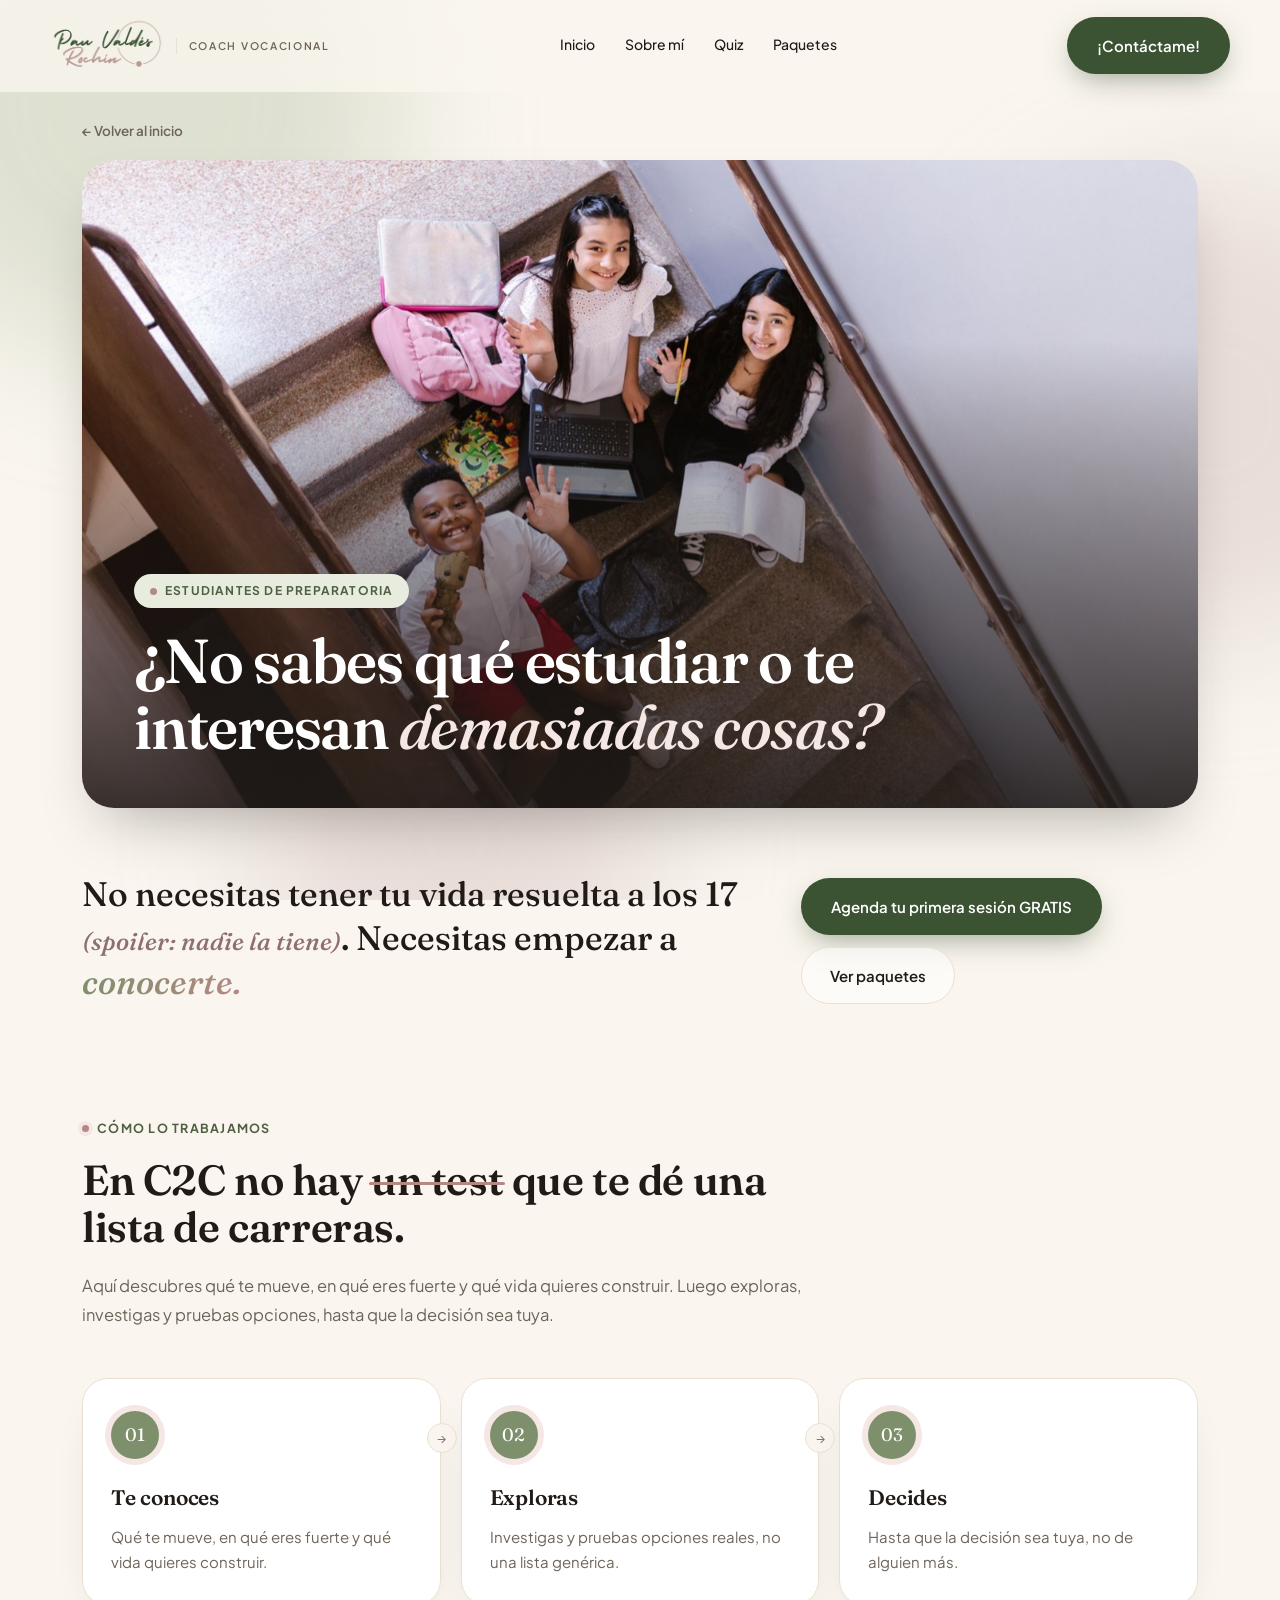
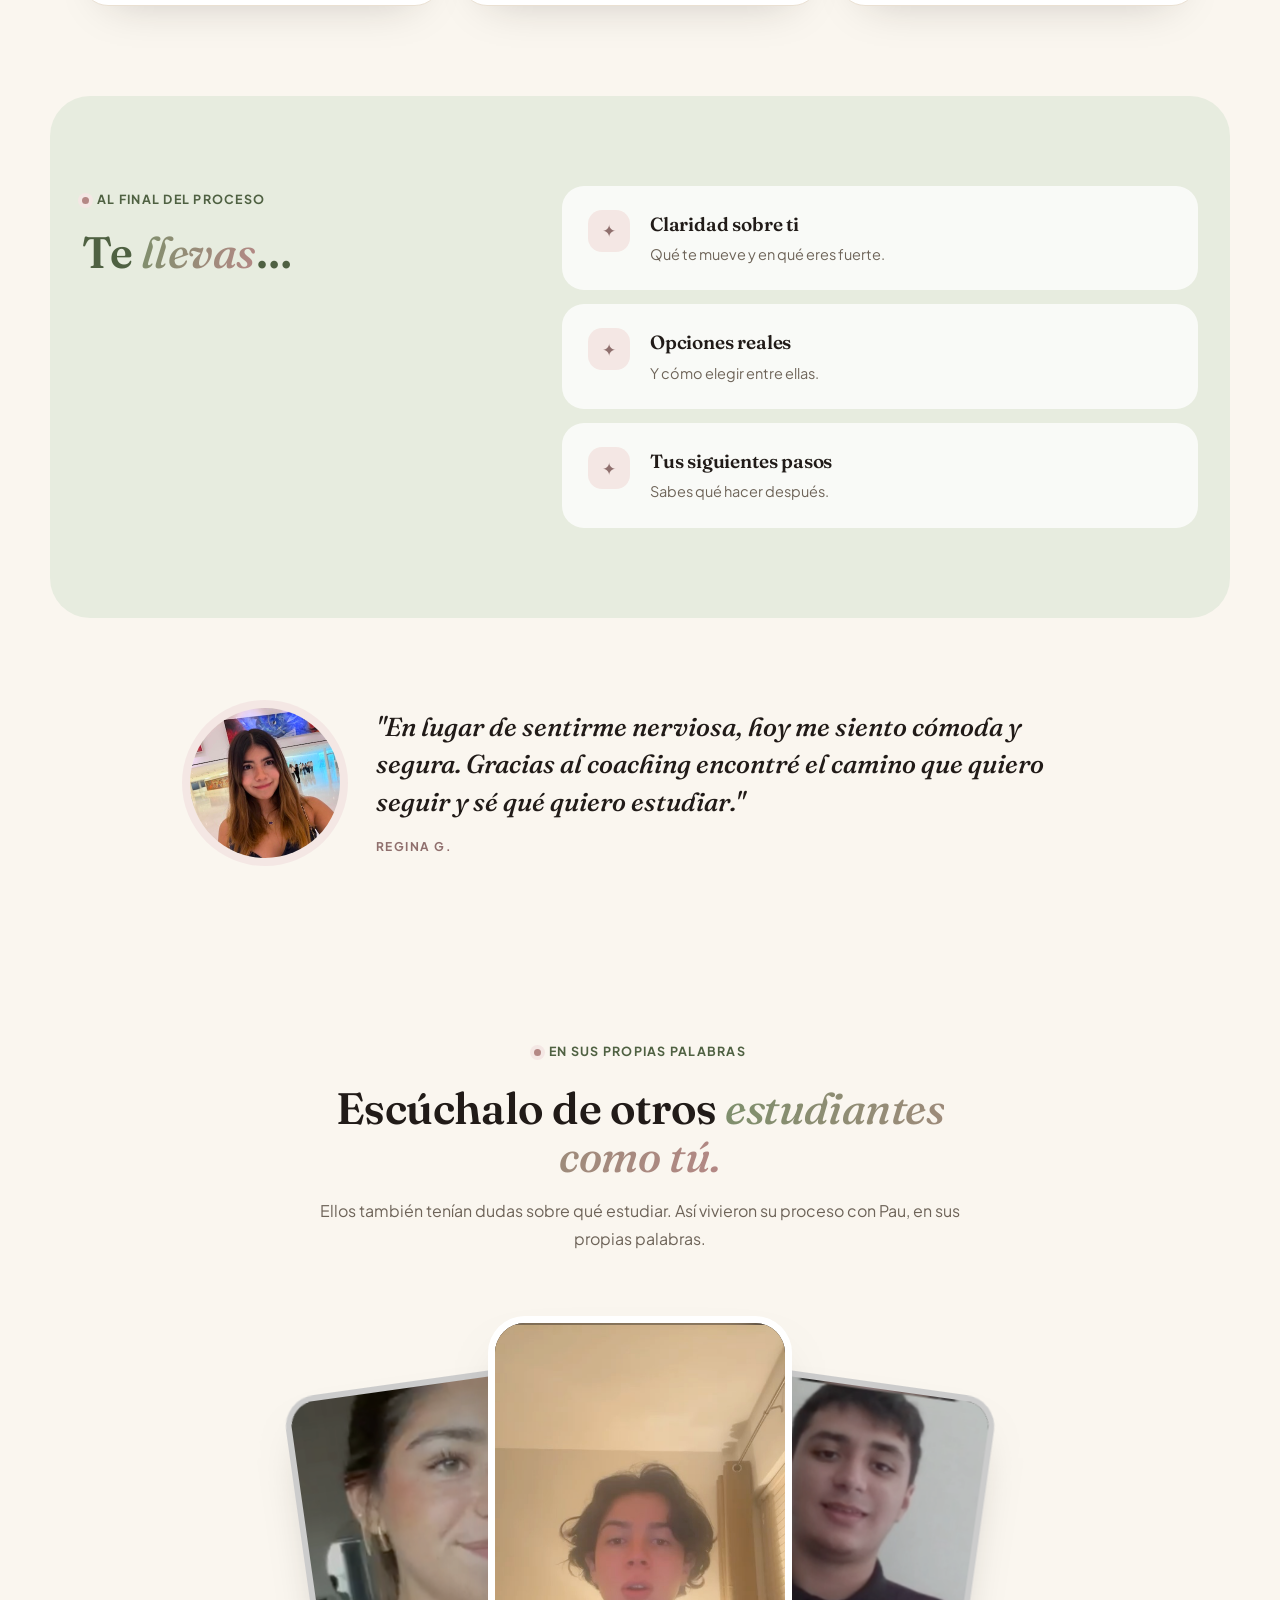
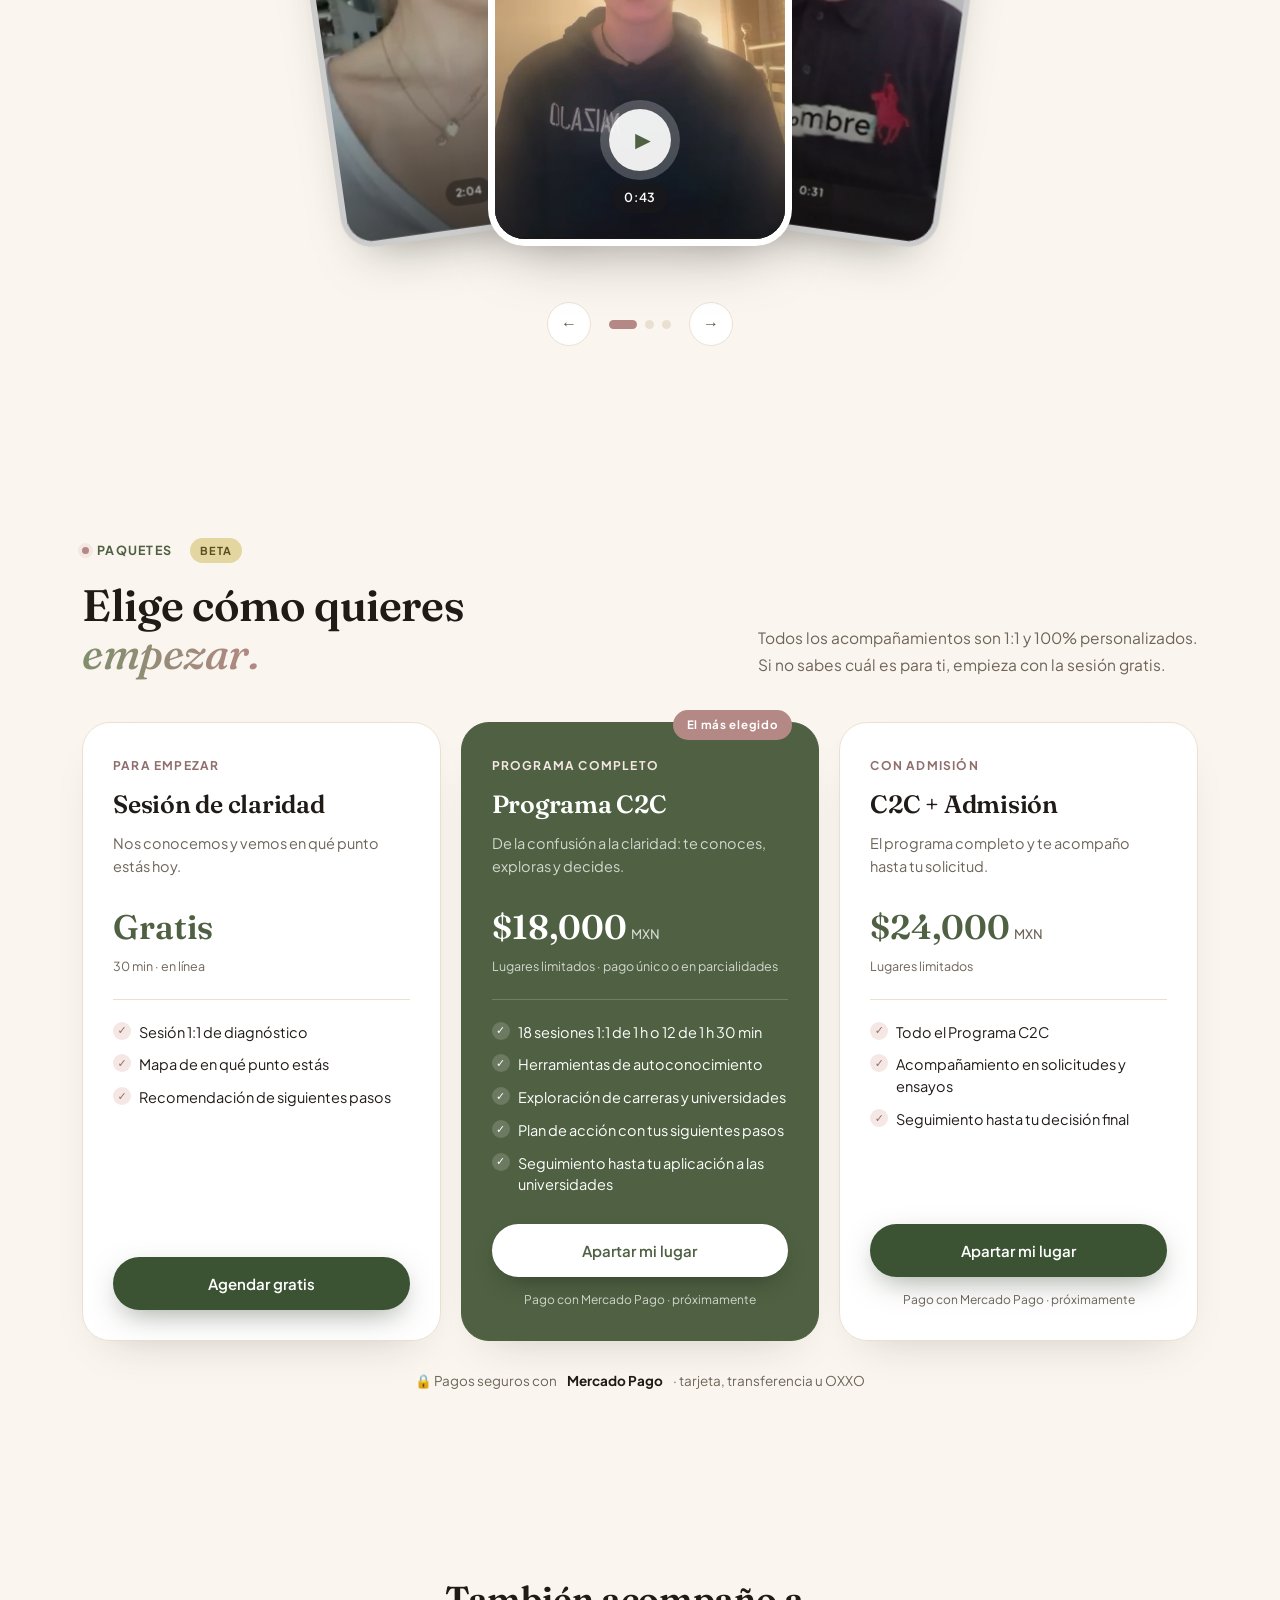
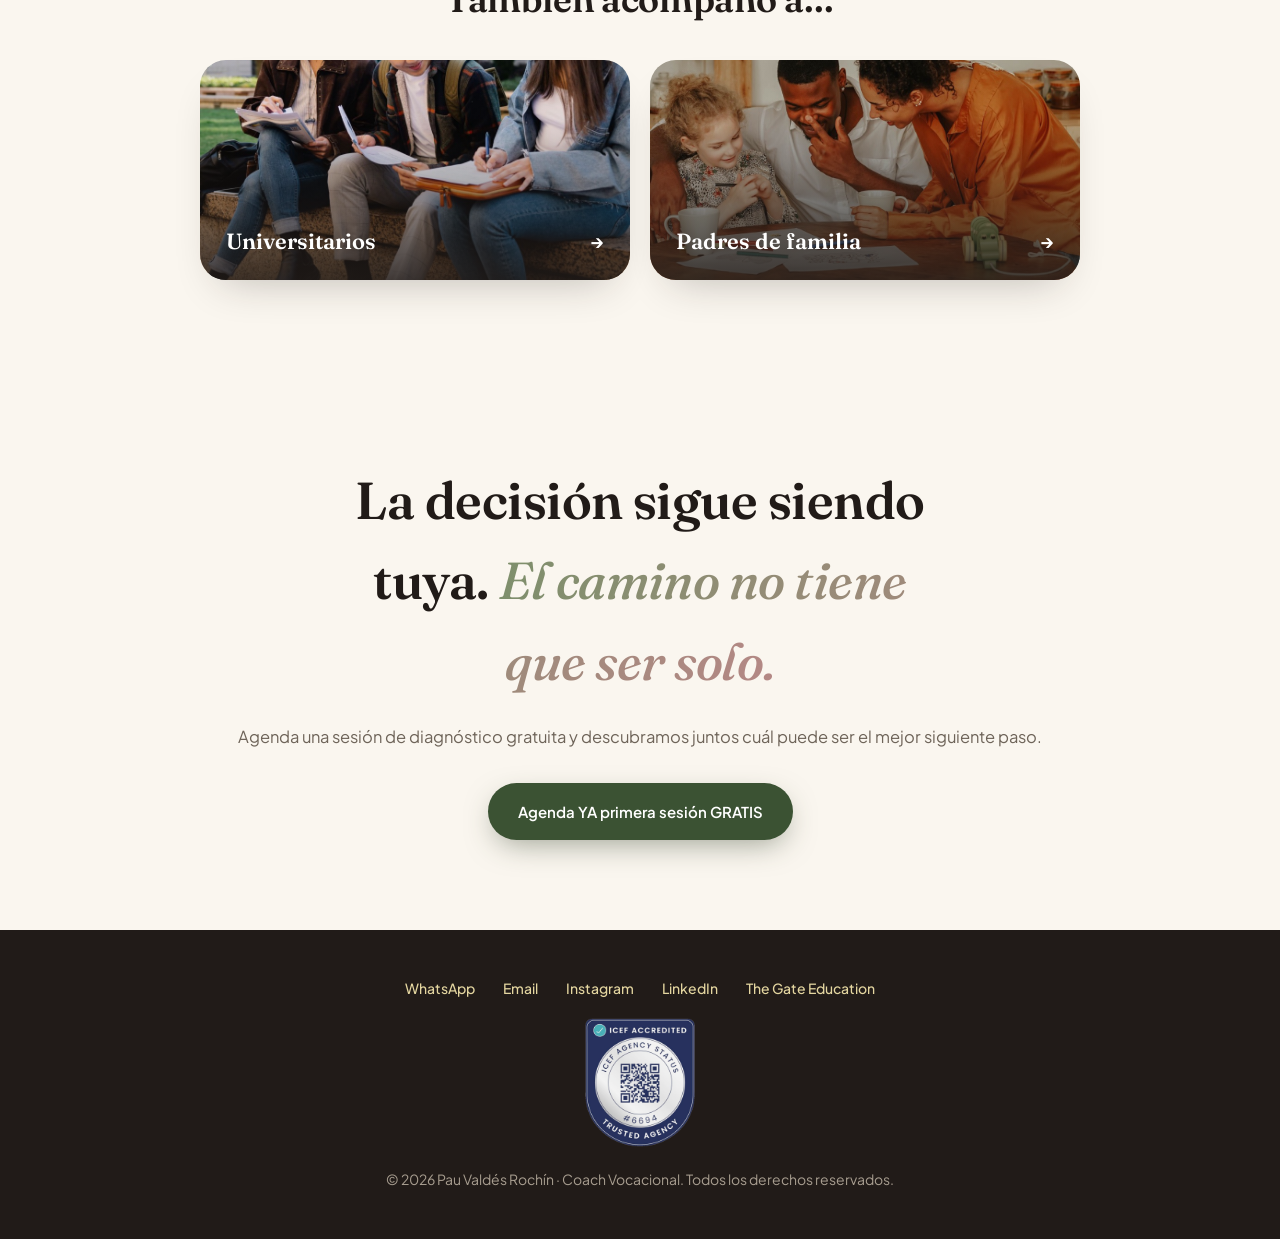
<file: preparatoria.html>
<!DOCTYPE html>
<html lang="es">
<head>
<meta charset="UTF-8">
<meta name="viewport" content="width=device-width, initial-scale=1.0">
<title>Estudiantes de preparatoria · Pau Valdés Rochín</title>
<meta name="description" content="¿No sabes qué estudiar o te interesan demasiadas cosas? Descubre qué te mueve, en qué eres fuerte y qué vida quieres construir.">

<link rel="preconnect" href="https://fonts.googleapis.com">
<link rel="preconnect" href="https://fonts.gstatic.com" crossorigin>
<link href="https://fonts.googleapis.com/css2?family=Fraunces:ital,wght@0,500;0,600;1,500;1,600&family=Plus+Jakarta+Sans:wght@400;500;600;700&display=swap" rel="stylesheet">

<link rel="stylesheet" href="css/styles.css">
<link rel="stylesheet" href="css/audiencias.css">
</head>
<body class="aud tema-prepa">

<div class="aurora" aria-hidden="true"><span></span><span></span><span></span></div>

<!-- ============ NAV ============ -->
<nav>
  <div class="wrap nav-inner">
    <a href="index.html" class="brand">
      <img src="img/logo6.png" alt="Pau Valdés Rochín">
      <span>Coach Vocacional</span>
    </a>
    <div class="menu">
      <a href="index.html">Inicio</a>
      <a href="index.html#about">Sobre mí</a>
      <a href="index.html#quiz">Quiz</a>
      <a href="#paquetes">Paquetes</a>
    </div>
    <a href="https://wa.me/5215585758726?text=Hola%20Pau%2C%20vi%20tu%20pagina%20y%20me%20interesa%20saber%20mas%20sobre%20el%20coaching%20vocacional" target="_blank" rel="noopener" class="btn-primary magnetic nav-cta">¡Contáctame!</a>
  </div>
</nav>

<!-- ============ PORTADA ============ -->
<header class="wrap">
  <a class="volver" href="index.html#quienes">← Volver al inicio</a>
  <div class="portada vt-prepa">
    <img src="img/preparatoria.jpg" alt="Estudiantes de preparatoria" style="object-position:50% 35%">
    <div class="portada-texto">
      <span class="chip"><i></i>Estudiantes de preparatoria</span>
      <h1>¿No sabes qué estudiar o te interesan <em>demasiadas cosas?</em></h1>
    </div>
  </div>
</header>

<!-- ============ INTRO ============ -->
<section class="intro">
  <div class="wrap intro-grid reveal">
    <p class="frase">No necesitas tener tu vida resuelta a los 17 <small>(spoiler: nadie la tiene)</small>. Necesitas empezar a <em>conocerte.</em></p>
    <div class="intro-acciones">
      <a class="btn-primary magnetic" href="https://calendly.com/pau-coachvocacional/30min" target="_blank" rel="noopener">Agenda tu primera sesión GRATIS</a>
      <a class="btn-outline magnetic" href="#paquetes">Ver paquetes</a>
    </div>
  </div>
</section>

<!-- ============ ENFOQUE ============ -->
<section>
  <div class="wrap">
    <div class="enfoque-head reveal">
      <span class="eyebrow"><span class="dot"></span>Cómo lo trabajamos</span>
      <h2>En C2C no hay <span class="tachar">un test</span> que te dé una lista de carreras.</h2>
      <p>Aquí descubres qué te mueve, en qué eres fuerte y qué vida quieres construir. Luego exploras, investigas y pruebas opciones, hasta que la decisión sea tuya.</p>
    </div>
    <div class="etapas reveal-stagger reveal">
      <div class="etapa">
        <div class="num">01</div>
        <h3>Te conoces</h3>
        <p>Qué te mueve, en qué eres fuerte y qué vida quieres construir.</p>
      </div>
      <div class="etapa">
        <div class="num">02</div>
        <h3>Exploras</h3>
        <p>Investigas y pruebas opciones reales, no una lista genérica.</p>
      </div>
      <div class="etapa">
        <div class="num">03</div>
        <h3>Decides</h3>
        <p>Hasta que la decisión sea tuya, no de alguien más.</p>
      </div>
    </div>
  </div>
</section>

<!-- ============ TE LLEVAS ============ -->
<section class="llevas">
  <div class="wrap llevas-grid">
    <div class="reveal">
      <span class="eyebrow"><span class="dot"></span>Al final del proceso</span>
      <h2>Te <em>llevas</em>…</h2>
    </div>
    <div class="llevas-lista reveal-stagger reveal">
      <div class="llevo"><div class="ico">✦</div><div><h3>Claridad sobre ti</h3><p>Qué te mueve y en qué eres fuerte.</p></div></div>
      <div class="llevo"><div class="ico">✦</div><div><h3>Opciones reales</h3><p>Y cómo elegir entre ellas.</p></div></div>
      <div class="llevo"><div class="ico">✦</div><div><h3>Tus siguientes pasos</h3><p>Sabes qué hacer después.</p></div></div>
    </div>
  </div>
</section>

<!-- ============ TESTIMONIO ============ -->
<!-- [EDITAR] confirma con Pau qué testimonio va aquí -->
<section>
  <div class="wrap">
    <figure class="testimonio reveal">
      <img src="img/ReginaG.jpg" alt="Regina G.">
      <div>
        <blockquote>"En lugar de sentirme nerviosa, hoy me siento cómoda y segura. Gracias al coaching encontré el camino que quiero seguir y sé qué quiero estudiar."</blockquote>
        <cite>Regina G.</cite>
      </div>
    </figure>
  </div>
</section>

<!-- ============ TESTIMONIOS EN VIDEO ============ -->
<!-- Los videos se editan en js/testimonios.js -->
<section class="voces-video">
  <div class="wrap">
    <div class="voces-head reveal">
      <span class="eyebrow"><span class="dot"></span>En sus propias palabras</span>
      <h2>Escúchalo de otros <em>estudiantes como tú.</em></h2>
      <p>Ellos también tenían dudas sobre qué estudiar. Así vivieron su proceso con Pau, en sus propias palabras.</p>
    </div>
    <div class="abanico reveal" id="testimonios-video"></div>
  </div>
</section>

<!-- ============ PAQUETES ============ -->
<section id="paquetes">
  <div class="wrap">
    <div class="paquetes-head reveal">
      <div>
        <span class="eyebrow"><span class="dot"></span>Paquetes<span class="beta">Beta</span></span>
        <h2>Elige cómo quieres <em>empezar.</em></h2>
      </div>
      <p>Todos los acompañamientos son 1:1 y 100% personalizados. Si no sabes cuál es para ti, empieza con la sesión gratis.</p>
    </div>
    <div class="paquetes reveal" id="paquetes-lista" data-para="prepa"></div>
    <p class="pago-info">🔒 Pagos seguros con <b>Mercado Pago</b> · tarjeta, transferencia u OXXO</p>
  </div>
</section>

<!-- ============ OTROS PERFILES ============ -->
<section>
  <div class="wrap">
    <div class="otros-head reveal"><h2>También acompaño a…</h2></div>
    <div class="otros reveal">
      <a class="otro vt-uni" href="universitarios.html"><img src="img/universitarios.jpg" alt="" style="object-position:center 65%"><span>Universitarios <b>→</b></span></a>
      <a class="otro vt-padres" href="padres.html"><img src="img/padres-familia.jpg" alt=""><span>Padres de familia <b>→</b></span></a>
    </div>
  </div>
</section>

<!-- ============ CIERRE ============ -->
<section class="cierre">
  <div class="wrap reveal">
    <h2>La decisión sigue siendo tuya. <em>El camino no tiene que ser solo.</em></h2>
    <p>Agenda una sesión de diagnóstico gratuita y descubramos juntos cuál puede ser el mejor siguiente paso.</p>
    <a class="btn-primary magnetic" href="https://calendly.com/pau-coachvocacional/30min" target="_blank" rel="noopener">Agenda YA primera sesión GRATIS</a>
  </div>
</section>

<!-- ============ FOOTER ============ -->
<footer>
  <div class="wrap">
    <div class="links">
      <a href="https://wa.me/5215585758726" target="_blank" rel="noopener">WhatsApp</a>
      <a href="mailto:pau.coachvocacional@gmail.com">Email</a>
      <a href="https://www.instagram.com/pau.coachvocacional" target="_blank" rel="noopener">Instagram</a>
      <a href="https://www.linkedin.com/in/paulinavald%C3%A9sroch%C3%ADn/" target="_blank" rel="noopener">LinkedIn</a>
      <a href="https://www.thegate-education.com/" target="_blank" rel="noopener">The Gate Education</a>
    </div>
    <img class="sello-icef" src="img/icef-acreditacion.png" alt="ICEF Accredited · Trusted Agency #6694" loading="lazy">
    <p>© 2026 Pau Valdés Rochín · Coach Vocacional. Todos los derechos reservados.</p>
  </div>
</footer>

<script src="js/paquetes.js"></script>
<script src="js/testimonios.js"></script>
<script src="js/main.js"></script>
</body>
</html>
</file>
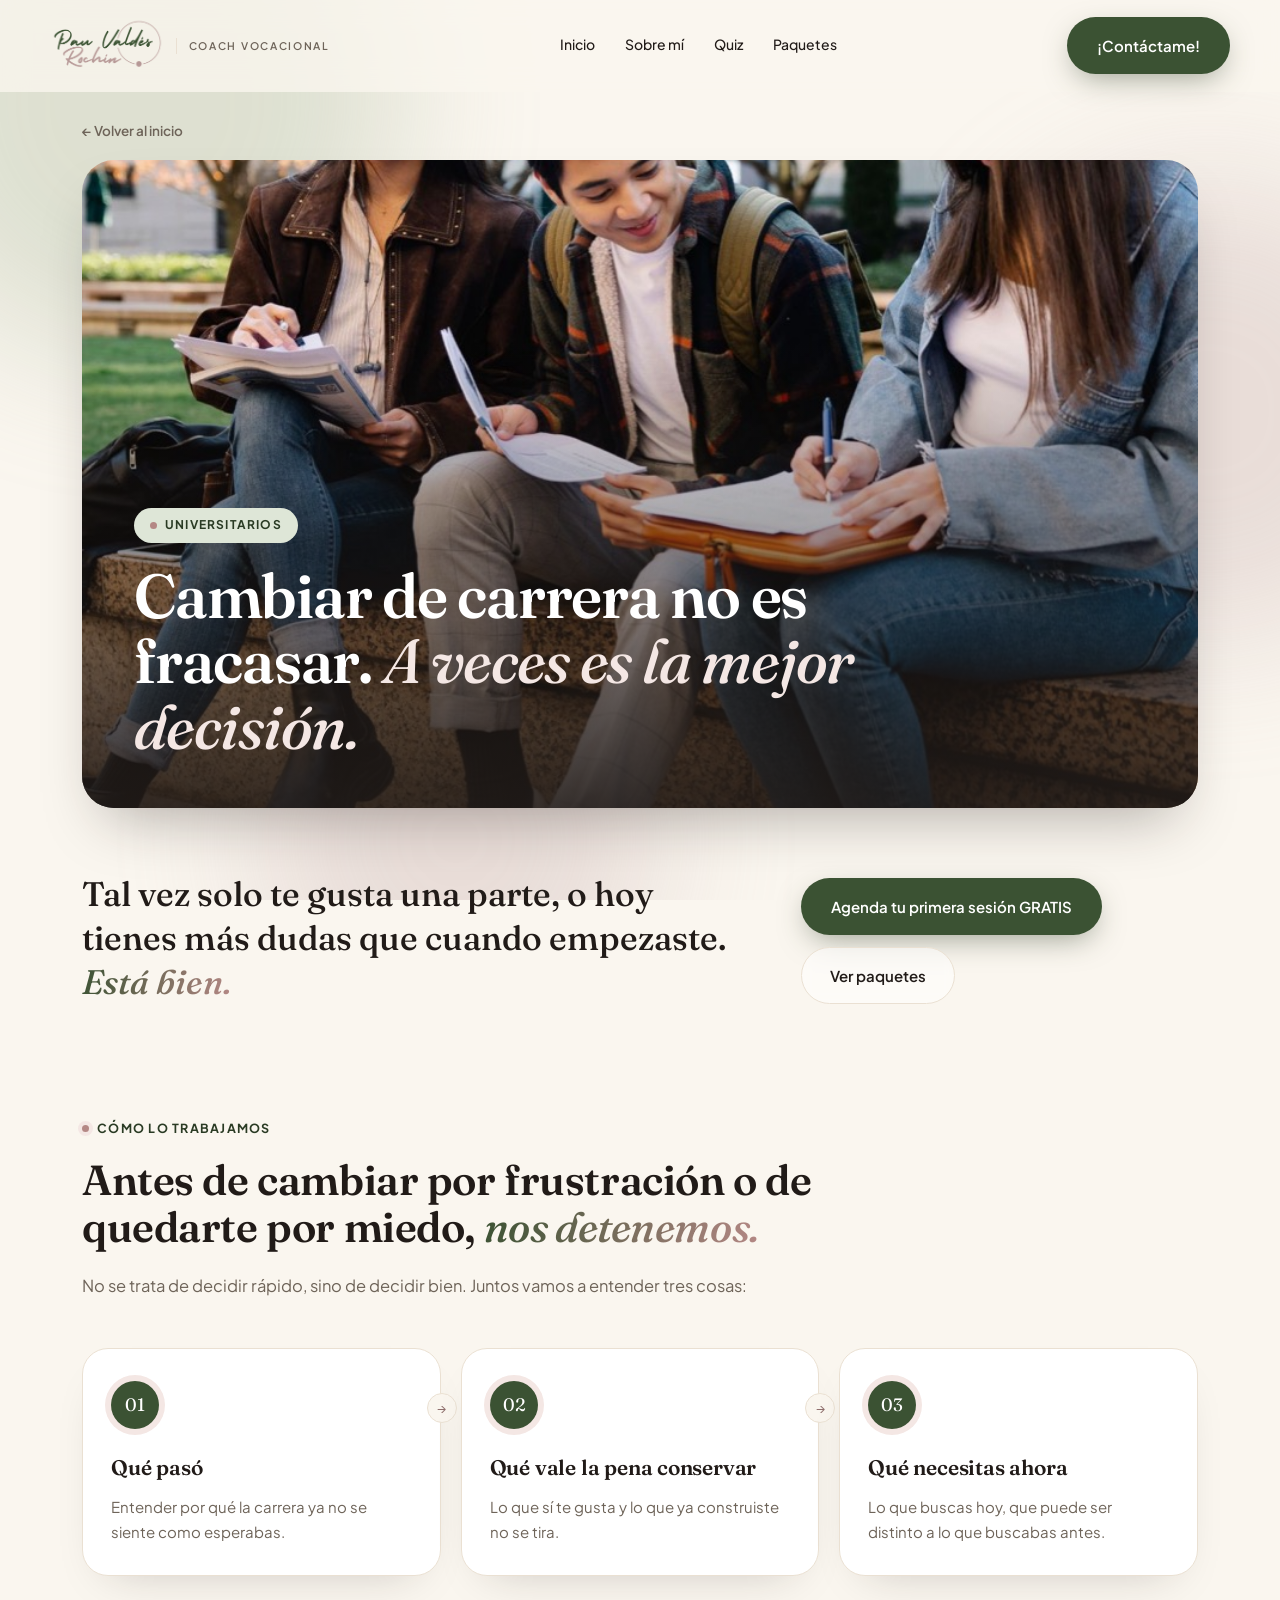
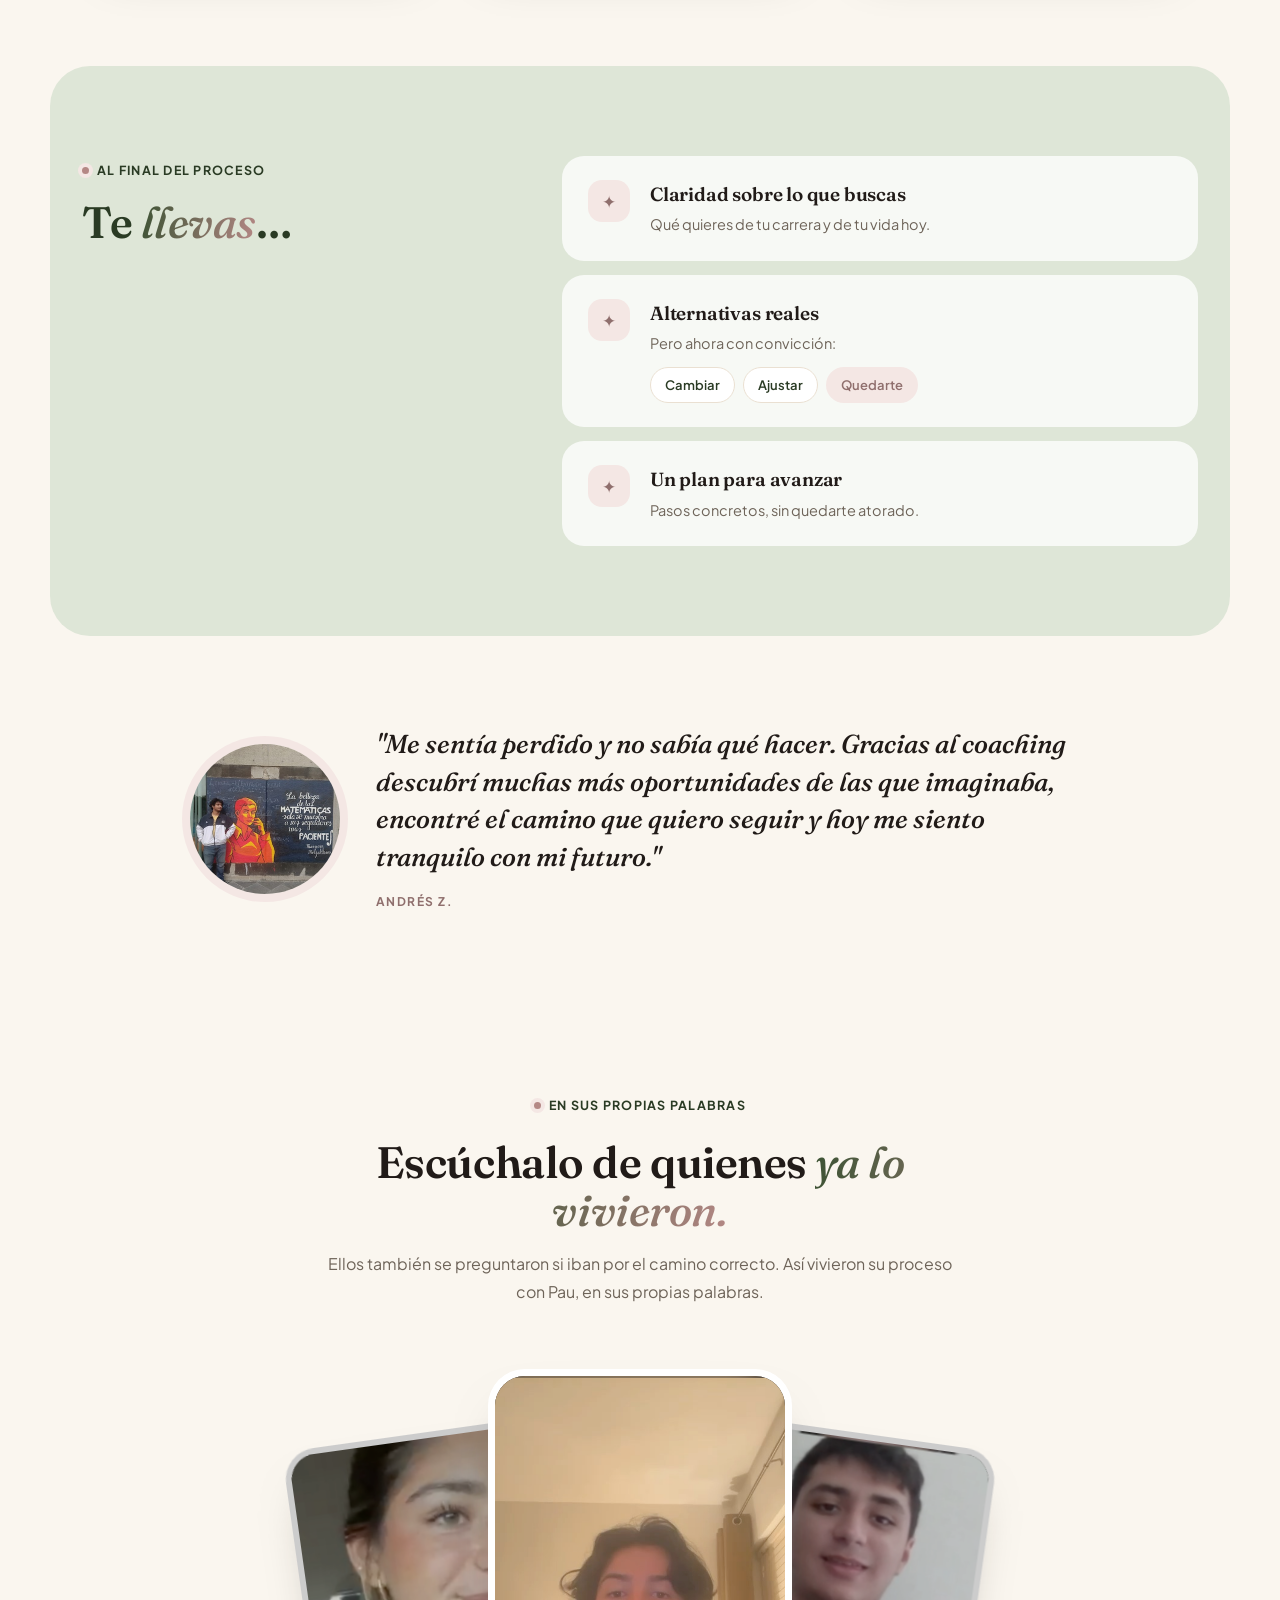
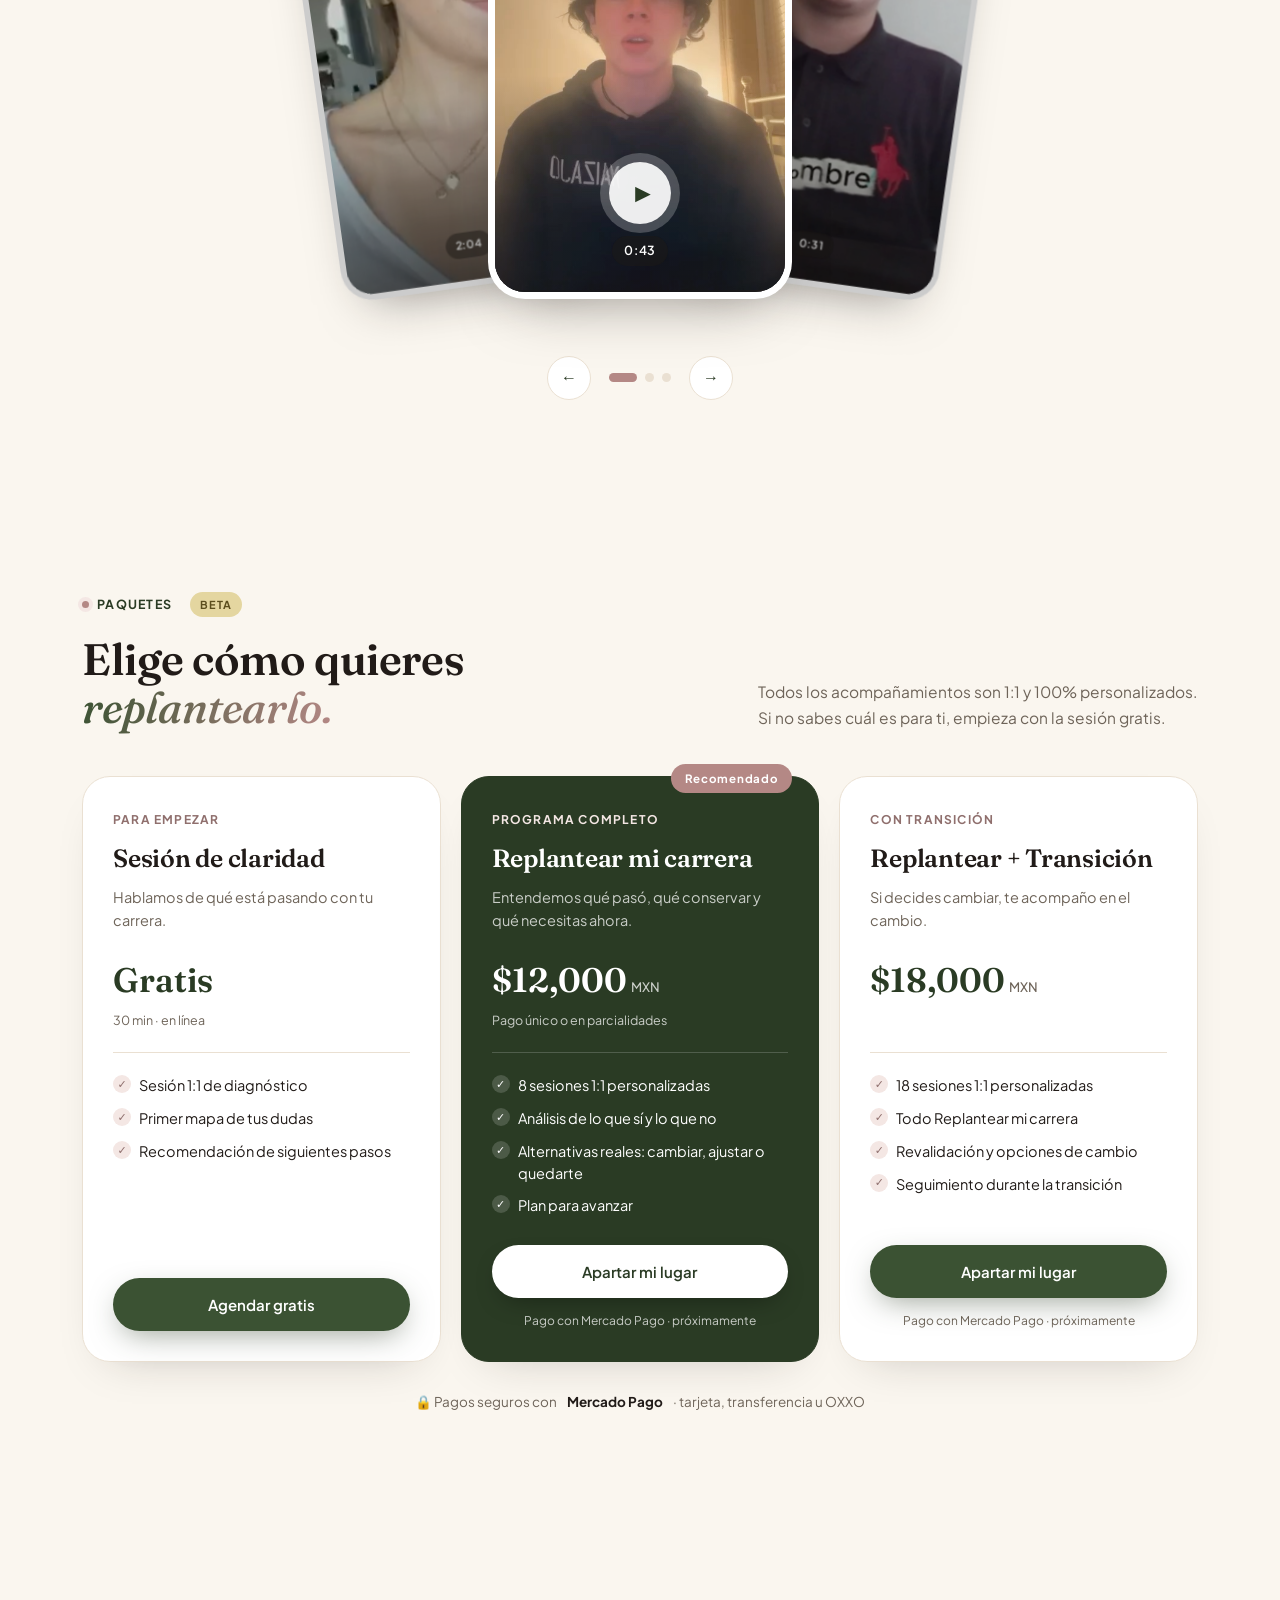
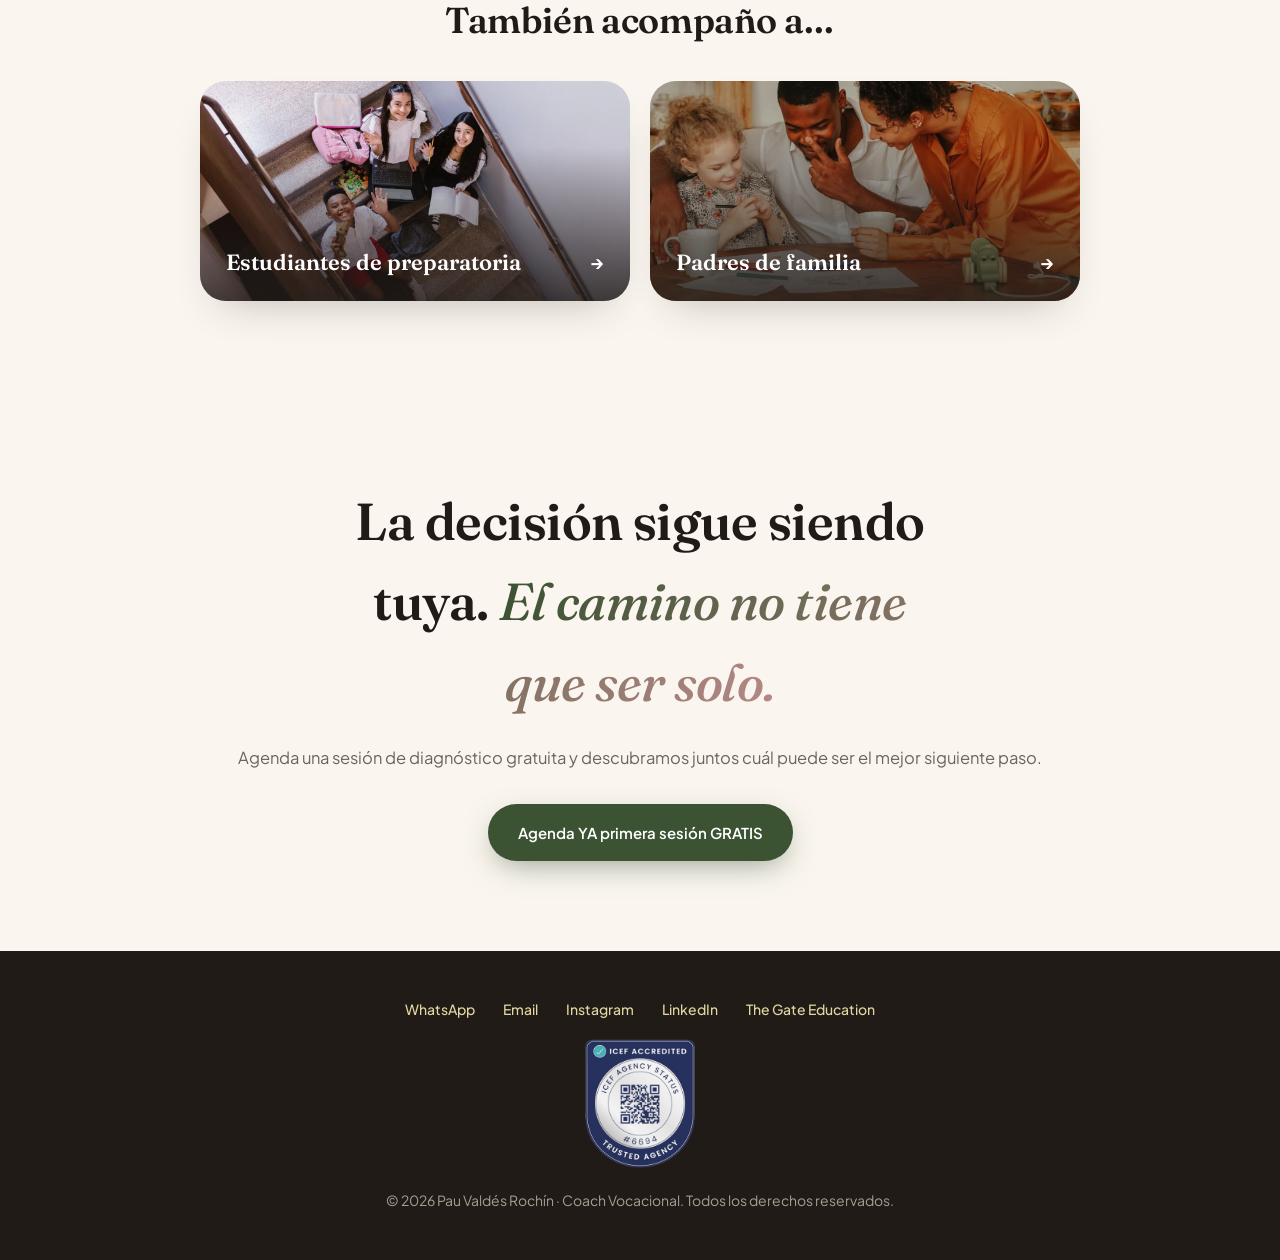
<file: universitarios.html>
<!DOCTYPE html>
<html lang="es">
<head>
<meta charset="UTF-8">
<meta name="viewport" content="width=device-width, initial-scale=1.0">
<title>Universitarios · Pau Valdés Rochín</title>
<meta name="description" content="Cambiar de carrera no es fracasar. Entiende qué pasó, qué vale la pena conservar y qué necesitas ahora.">

<link rel="preconnect" href="https://fonts.googleapis.com">
<link rel="preconnect" href="https://fonts.gstatic.com" crossorigin>
<link href="https://fonts.googleapis.com/css2?family=Fraunces:ital,wght@0,500;0,600;1,500;1,600&family=Plus+Jakarta+Sans:wght@400;500;600;700&display=swap" rel="stylesheet">

<link rel="stylesheet" href="css/styles.css">
<link rel="stylesheet" href="css/audiencias.css">
</head>
<body class="aud tema-uni">

<div class="aurora" aria-hidden="true"><span></span><span></span><span></span></div>

<!-- ============ NAV ============ -->
<nav>
  <div class="wrap nav-inner">
    <a href="index.html" class="brand">
      <img src="img/logo6.png" alt="Pau Valdés Rochín">
      <span>Coach Vocacional</span>
    </a>
    <div class="menu">
      <a href="index.html">Inicio</a>
      <a href="index.html#about">Sobre mí</a>
      <a href="index.html#quiz">Quiz</a>
      <a href="#paquetes">Paquetes</a>
    </div>
    <a href="https://wa.me/5215585758726?text=Hola%20Pau%2C%20vi%20tu%20pagina%20y%20me%20interesa%20saber%20mas%20sobre%20el%20coaching%20vocacional" target="_blank" rel="noopener" class="btn-primary magnetic nav-cta">¡Contáctame!</a>
  </div>
</nav>

<!-- ============ PORTADA ============ -->
<header class="wrap">
  <a class="volver" href="index.html#quienes">← Volver al inicio</a>
  <div class="portada vt-uni">
    <img src="img/universitarios.jpg" alt="Universitarios" style="object-position:center 65%">
    <div class="portada-texto">
      <span class="chip"><i></i>Universitarios</span>
      <h1>Cambiar de carrera no es fracasar. <em>A veces es la mejor decisión.</em></h1>
    </div>
  </div>
</header>

<!-- ============ INTRO ============ -->
<section class="intro">
  <div class="wrap intro-grid reveal">
    <p class="frase">Tal vez solo te gusta una parte, o hoy tienes más dudas que cuando empezaste. <em>Está bien.</em></p>
    <div class="intro-acciones">
      <a class="btn-primary magnetic" href="https://calendly.com/pau-coachvocacional/30min" target="_blank" rel="noopener">Agenda tu primera sesión GRATIS</a>
      <a class="btn-outline magnetic" href="#paquetes">Ver paquetes</a>
    </div>
  </div>
</section>

<!-- ============ ENFOQUE ============ -->
<section>
  <div class="wrap">
    <div class="enfoque-head reveal">
      <span class="eyebrow"><span class="dot"></span>Cómo lo trabajamos</span>
      <h2>Antes de cambiar por frustración o de quedarte por miedo, <em>nos detenemos.</em></h2>
      <p>No se trata de decidir rápido, sino de decidir bien. Juntos vamos a entender tres cosas:</p>
    </div>
    <div class="etapas reveal-stagger reveal">
      <div class="etapa">
        <div class="num">01</div>
        <h3>Qué pasó</h3>
        <p>Entender por qué la carrera ya no se siente como esperabas.</p>
      </div>
      <div class="etapa">
        <div class="num">02</div>
        <h3>Qué vale la pena conservar</h3>
        <p>Lo que sí te gusta y lo que ya construiste no se tira.</p>
      </div>
      <div class="etapa">
        <div class="num">03</div>
        <h3>Qué necesitas ahora</h3>
        <p>Lo que buscas hoy, que puede ser distinto a lo que buscabas antes.</p>
      </div>
    </div>
  </div>
</section>

<!-- ============ TE LLEVAS ============ -->
<section class="llevas">
  <div class="wrap llevas-grid">
    <div class="reveal">
      <span class="eyebrow"><span class="dot"></span>Al final del proceso</span>
      <h2>Te <em>llevas</em>…</h2>
    </div>
    <div class="llevas-lista reveal-stagger reveal">
      <div class="llevo"><div class="ico">✦</div><div><h3>Claridad sobre lo que buscas</h3><p>Qué quieres de tu carrera y de tu vida hoy.</p></div></div>
      <div class="llevo"><div class="ico">✦</div><div><h3>Alternativas reales</h3><p>Pero ahora con convicción:</p>
        <div class="opciones"><span>Cambiar</span><span>Ajustar</span><span>Quedarte</span></div></div></div>
      <div class="llevo"><div class="ico">✦</div><div><h3>Un plan para avanzar</h3><p>Pasos concretos, sin quedarte atorado.</p></div></div>
    </div>
  </div>
</section>

<!-- ============ TESTIMONIO ============ -->
<!-- [EDITAR] confirma con Pau qué testimonio va aquí (idealmente de alguien universitario) -->
<section>
  <div class="wrap">
    <figure class="testimonio reveal">
      <img src="img/AndresZ.jpeg" alt="Andrés Z.">
      <div>
        <blockquote>"Me sentía perdido y no sabía qué hacer. Gracias al coaching descubrí muchas más oportunidades de las que imaginaba, encontré el camino que quiero seguir y hoy me siento tranquilo con mi futuro."</blockquote>
        <cite>Andrés Z.</cite>
      </div>
    </figure>
  </div>
</section>

<!-- ============ TESTIMONIOS EN VIDEO ============ -->
<!-- Los videos se editan en js/testimonios.js -->
<section class="voces-video">
  <div class="wrap">
    <div class="voces-head reveal">
      <span class="eyebrow"><span class="dot"></span>En sus propias palabras</span>
      <h2>Escúchalo de quienes <em>ya lo vivieron.</em></h2>
      <p>Ellos también se preguntaron si iban por el camino correcto. Así vivieron su proceso con Pau, en sus propias palabras.</p>
    </div>
    <div class="abanico reveal" id="testimonios-video"></div>
  </div>
</section>

<!-- ============ PAQUETES ============ -->
<section id="paquetes">
  <div class="wrap">
    <div class="paquetes-head reveal">
      <div>
        <span class="eyebrow"><span class="dot"></span>Paquetes<span class="beta">Beta</span></span>
        <h2>Elige cómo quieres <em>replantearlo.</em></h2>
      </div>
      <p>Todos los acompañamientos son 1:1 y 100% personalizados. Si no sabes cuál es para ti, empieza con la sesión gratis.</p>
    </div>
    <div class="paquetes reveal" id="paquetes-lista" data-para="uni"></div>
    <p class="pago-info">🔒 Pagos seguros con <b>Mercado Pago</b> · tarjeta, transferencia u OXXO</p>
  </div>
</section>

<!-- ============ OTROS PERFILES ============ -->
<section>
  <div class="wrap">
    <div class="otros-head reveal"><h2>También acompaño a…</h2></div>
    <div class="otros reveal">
      <a class="otro vt-prepa" href="preparatoria.html"><img src="img/preparatoria.jpg" alt="" style="object-position:50% 35%"><span>Estudiantes de preparatoria <b>→</b></span></a>
      <a class="otro vt-padres" href="padres.html"><img src="img/padres-familia.jpg" alt=""><span>Padres de familia <b>→</b></span></a>
    </div>
  </div>
</section>

<!-- ============ CIERRE ============ -->
<section class="cierre">
  <div class="wrap reveal">
    <h2>La decisión sigue siendo tuya. <em>El camino no tiene que ser solo.</em></h2>
    <p>Agenda una sesión de diagnóstico gratuita y descubramos juntos cuál puede ser el mejor siguiente paso.</p>
    <a class="btn-primary magnetic" href="https://calendly.com/pau-coachvocacional/30min" target="_blank" rel="noopener">Agenda YA primera sesión GRATIS</a>
  </div>
</section>

<!-- ============ FOOTER ============ -->
<footer>
  <div class="wrap">
    <div class="links">
      <a href="https://wa.me/5215585758726" target="_blank" rel="noopener">WhatsApp</a>
      <a href="mailto:pau.coachvocacional@gmail.com">Email</a>
      <a href="https://www.instagram.com/pau.coachvocacional" target="_blank" rel="noopener">Instagram</a>
      <a href="https://www.linkedin.com/in/paulinavald%C3%A9sroch%C3%ADn/" target="_blank" rel="noopener">LinkedIn</a>
      <a href="https://www.thegate-education.com/" target="_blank" rel="noopener">The Gate Education</a>
    </div>
    <img class="sello-icef" src="img/icef-acreditacion.png" alt="ICEF Accredited · Trusted Agency #6694" loading="lazy">
    <p>© 2026 Pau Valdés Rochín · Coach Vocacional. Todos los derechos reservados.</p>
  </div>
</footer>

<script src="js/paquetes.js"></script>
<script src="js/testimonios.js"></script>
<script src="js/main.js"></script>
</body>
</html>
</file>
<file: css/styles.css>
/* =========================================================
   PAU VALDÉS ROCHÍN — Coach Vocacional
   v4 — versión innovadora/interactiva: fondo aurora animado,
   botones magnéticos, tarjetas con tilt, contadores animados
   y un mini-quiz vocacional. Profesional, no infantil.
   Fraunces (display, personalidad) + Plus Jakarta Sans (UI).
   ========================================================= */

:root{
  --crema:       #FAF6EF;
  --papel:       #FFFFFF;
  --tinta:       #211B18;
  --tinta-suave: #6E6459;
  --borde:       #EAE0D2;

  --malva:       #B48885;
  --malva-claro: #C9AFAF;
  --malva-oscuro:#8F6F6D;
  --verde:       #7E8F6C;
  --verde-claro: #A9B89A;
  --verde-oscuro:#3B5233;
  --dorado:      #E4D6A0;

  --sans: 'Plus Jakarta Sans', system-ui, sans-serif;
  --serif: 'Fraunces', Georgia, serif;

  --radius: 20px;
}

/* transición suave entre páginas (Chrome, Edge, Safari 18+; en otros navegadores solo cambia de página) */
@view-transition{navigation:auto}
::view-transition-group(*){animation-duration:.55s;animation-timing-function:cubic-bezier(.16,1,.3,1)}
::view-transition-old(foto-prepa),::view-transition-new(foto-prepa),
::view-transition-old(foto-uni),::view-transition-new(foto-uni),
::view-transition-old(foto-padres),::view-transition-new(foto-padres){height:100%;object-fit:cover;overflow:clip}
@media(prefers-reduced-motion:reduce){@view-transition{navigation:none}}

*{box-sizing:border-box}
html{scroll-behavior:smooth}
body{
  margin:0;background:var(--crema);color:var(--tinta);
  font-family:var(--sans);font-weight:400;line-height:1.55;
  -webkit-font-smoothing:antialiased;overflow-x:clip;
  cursor:default;
}
h1,h2,h3{font-family:var(--serif);font-weight:600;margin:0;letter-spacing:-.01em}
h1 em,h2 em{font-style:italic;font-weight:500;background:linear-gradient(100deg,var(--malva),var(--verde-claro));-webkit-background-clip:text;background-clip:text;color:transparent}
p{margin:0}
a{color:inherit}
img{max-width:100%;display:block}
.wrap{max-width:1180px;margin:0 auto;padding:0 32px}
section{padding:110px 0;position:relative}

.reveal{opacity:0;transform:translateY(28px) scale(.985);transition:opacity .7s cubic-bezier(.16,1,.3,1),transform .7s cubic-bezier(.16,1,.3,1)}
.reveal.in{opacity:1;transform:none}
.reveal-stagger.in > *{animation:stagger-in .6s cubic-bezier(.16,1,.3,1) both}
.reveal-stagger.in > *:nth-child(1){animation-delay:.03s}
.reveal-stagger.in > *:nth-child(2){animation-delay:.09s}
.reveal-stagger.in > *:nth-child(3){animation-delay:.15s}
.reveal-stagger.in > *:nth-child(4){animation-delay:.21s}
.reveal-stagger.in > *:nth-child(5){animation-delay:.27s}
@keyframes stagger-in{from{opacity:0;transform:translateY(18px)}to{opacity:1;transform:none}}
@media(prefers-reduced-motion:reduce){.reveal,.reveal-stagger>*{opacity:1;transform:none;animation:none;transition:none}}

.eyebrow{
  display:inline-flex;align-items:center;gap:8px;font-family:var(--sans);font-size:12.5px;font-weight:700;
  letter-spacing:.1em;text-transform:uppercase;color:var(--malva);margin-bottom:18px;
}
.eyebrow .dot{width:7px;height:7px;border-radius:50%;background:var(--dorado);box-shadow:0 0 0 4px rgba(228,214,160,.4)}
.sec-title{font-size:clamp(30px,3.8vw,46px);line-height:1.08}
.sec-lead{font-size:16.5px;line-height:1.75;color:var(--tinta-suave);max-width:56ch;margin-top:16px}


/* =========================================================
   FONDO AURORA (blobs animados)
   ========================================================= */
.aurora{position:fixed;inset:0;z-index:-1;overflow:hidden;pointer-events:none}
.aurora span{position:absolute;border-radius:50%;filter:blur(70px);opacity:.35;animation:aurora-float 22s ease-in-out infinite}
.aurora span:nth-child(1){width:520px;height:520px;background:var(--malva);top:-160px;left:-120px;animation-duration:26s}
.aurora span:nth-child(2){width:460px;height:460px;background:var(--verde-claro);top:20%;right:-160px;animation-duration:30s;animation-delay:-6s}
.aurora span:nth-child(3){width:400px;height:400px;background:var(--malva-claro);bottom:-140px;left:20%;animation-duration:24s;animation-delay:-12s}
@keyframes aurora-float{
  0%,100%{transform:translate(0,0) scale(1)}
  33%{transform:translate(40px,-30px) scale(1.08)}
  66%{transform:translate(-30px,25px) scale(.95)}
}
@media(prefers-reduced-motion:reduce){.aurora span{animation:none}}


/* =========================================================
   BOTONES (magnéticos vía JS)
   ========================================================= */
.btn-primary{
  display:inline-flex;align-items:center;gap:10px;position:relative;
  background:var(--verde-oscuro);color:#fff;text-decoration:none;
  font-family:var(--sans);font-size:15px;font-weight:600;
  padding:17px 30px;border-radius:100px;border:none;
  transition:transform .15s ease,box-shadow .25s ease;
  box-shadow:0 10px 30px -8px rgba(51,66,43,.5);
}
.btn-primary:hover{box-shadow:0 14px 36px -6px rgba(51,66,43,.6)}
.btn-outline{
  display:inline-flex;align-items:center;gap:10px;background:rgba(255,255,255,.5);color:var(--tinta);
  text-decoration:none;font-family:var(--sans);font-size:15px;font-weight:600;
  padding:16px 28px;border-radius:100px;border:1px solid var(--borde);backdrop-filter:blur(6px);
  transition:transform .15s ease,border-color .2s ease,background .2s ease;
}
.btn-outline:hover{border-color:var(--malva);background:#fff}
.magnetic{will-change:transform}


/* =========================================================
   NAV
   ========================================================= */
nav{position:sticky;top:0;z-index:60;border-bottom:1px solid transparent;transition:border-color .3s,box-shadow .3s}
/* el fondo y el blur van en ::before para que el botón de Contáctame pueda flotar abajo en celular */
nav::before{content:"";position:absolute;inset:0;z-index:-1;background:rgba(250,246,239,.78);backdrop-filter:blur(14px);-webkit-backdrop-filter:blur(14px)}
nav.scrolled{border-bottom-color:var(--borde);box-shadow:0 8px 24px -12px rgba(33,27,24,.12)}
.nav-inner{display:flex;align-items:center;justify-content:space-between;gap:20px;padding:14px 0}
.brand{display:flex;align-items:center;gap:12px;text-decoration:none}
.brand img{height:64px;width:auto;display:block}
.brand span{font-family:var(--sans);font-size:10.5px;font-weight:600;letter-spacing:.16em;color:var(--tinta-suave);text-transform:uppercase;padding-left:12px;border-left:1px solid var(--borde)}
.menu{display:flex;gap:30px}
.menu a{font-family:var(--sans);font-size:14px;font-weight:500;text-decoration:none;color:var(--tinta);position:relative;padding-bottom:2px}
.menu a::after{content:'';position:absolute;left:0;bottom:0;width:0;height:2px;background:var(--malva);transition:width .25s ease}
.menu a:hover::after{width:100%}


/* =========================================================
   RIEL LATERAL — navegación por scroll (scrollspy)
   ========================================================= */
.rail{
  position:fixed;right:22px;top:50%;transform:translateY(-50%);z-index:55;
  display:flex;flex-direction:column;gap:14px;
}
.rail a{
  width:9px;height:9px;border-radius:50%;background:var(--borde);
  border:1px solid var(--borde-fuerte,#D8C8BC);transition:background .25s,transform .25s,border-color .25s;
  position:relative;
}
.rail a::after{
  content:attr(data-label);position:absolute;right:20px;top:50%;transform:translateY(-50%);
  font-family:var(--sans);font-size:11px;font-weight:600;letter-spacing:.04em;color:var(--tinta);
  background:var(--papel);border:1px solid var(--borde);padding:5px 12px;border-radius:100px;
  white-space:nowrap;opacity:0;pointer-events:none;transition:opacity .2s,transform .2s;
  transform:translateY(-50%) translateX(6px);box-shadow:0 6px 18px -8px rgba(33,27,24,.25);
}
.rail a:hover::after{opacity:1;transform:translateY(-50%) translateX(0)}
.rail a.active{background:var(--malva);border-color:var(--malva);transform:scale(1.35)}
@media(max-width:960px){.rail{display:none}}


/* =========================================================
   HERO
   ========================================================= */
.hero{padding-top:68px;padding-bottom:60px}
.hero-grid{display:grid;grid-template-columns:1.08fr .92fr;gap:60px;align-items:center}
.hero h1{font-size:clamp(40px,5.4vw,64px);line-height:1.04;letter-spacing:-.02em}
.hero .lead{font-size:17.5px;line-height:1.8;color:var(--tinta-suave);max-width:42ch;margin:24px 0 32px}
.hero-acciones{display:flex;gap:16px;flex-wrap:wrap;align-items:center}
.hero-note{font-size:13px;color:var(--tinta-suave);margin-top:18px}

.hero-visual{position:relative}
.hero-photo{
  width:100%;aspect-ratio:4/5;object-fit:cover;border-radius:32px;
  box-shadow:0 30px 60px -20px rgba(33,27,24,.35);
  clip-path:inset(0 0 0 0 round 32px);
}
.hero-badge{
  position:absolute;background:#fff;border-radius:18px;padding:16px 20px;
  box-shadow:0 16px 40px -12px rgba(33,27,24,.25);
  animation:float-badge 6s ease-in-out infinite;
}
.hero-badge.b1{left:-32px;bottom:40px}
.hero-badge.b2{right:-24px;top:36px;animation-delay:-3s}
.hero-badge b{display:block;font-family:var(--serif);font-size:26px;color:var(--verde-oscuro);font-weight:600;line-height:1}
.hero-badge span{font-size:10.5px;letter-spacing:.06em;text-transform:uppercase;color:var(--tinta-suave)}
@keyframes float-badge{0%,100%{transform:translateY(0)}50%{transform:translateY(-10px)}}
@media(prefers-reduced-motion:reduce){.hero-badge{animation:none}}


/* =========================================================
   FRANJA DE CONFIANZA
   ========================================================= */
.confianza{overflow:hidden;padding:36px 0;border-top:1px solid var(--borde);border-bottom:1px solid var(--borde)}
.confianza-track{display:flex;gap:52px;width:max-content;animation:marquee 26s linear infinite}
.confianza:hover .confianza-track{animation-play-state:paused}
.confianza-track span{font-family:var(--serif);font-size:20px;font-style:italic;color:var(--tinta-suave);white-space:nowrap;opacity:.75}
@keyframes marquee{from{transform:translateX(0)}to{transform:translateX(-50%)}}


/* =========================================================
   NO SABER QUÉ ESTUDIAR
   ========================================================= */
.norma{overflow:hidden}
.norma-grid{display:grid;grid-template-columns:1.05fr .95fr;gap:60px;align-items:center}
.norma h2{font-size:clamp(28px,3.8vw,44px);line-height:1.1}
.tachado{position:relative;display:inline-block}
.tachado i{position:absolute;left:0;top:54%;height:3px;width:0;background:var(--malva);transition:width .7s ease;font-style:normal;border-radius:2px}
.correccion{font-style:italic;font-weight:500;background:linear-gradient(100deg,var(--malva-claro),var(--malva));-webkit-background-clip:text;background-clip:text;color:transparent}
.norma .cuerpo{font-size:16px;line-height:1.85;color:var(--tinta-suave);max-width:46ch;margin-top:24px}

.voces{background:rgba(255,255,255,.65);backdrop-filter:blur(10px);border:1px solid var(--borde);border-radius:28px;padding:36px 32px;min-height:280px;display:flex;flex-direction:column;box-shadow:0 20px 50px -25px rgba(33,27,24,.2)}
.voces .rotulo{font-size:11px;font-weight:700;letter-spacing:.14em;text-transform:uppercase;color:var(--malva);margin-bottom:20px}
.voz{font-family:var(--serif);font-style:italic;font-weight:500;font-size:23px;line-height:1.4;flex:1;transition:opacity .4s ease}
.voz-quien{font-size:13px;color:var(--tinta-suave);margin-top:14px;transition:opacity .4s ease}
.voces-nav{display:flex;gap:8px;margin-top:22px}
.punto{width:8px;height:8px;border-radius:50%;background:var(--borde);border:none;padding:0;cursor:pointer;transition:background .2s,transform .2s}
.punto[aria-current="true"]{background:var(--malva);transform:scale(1.4)}


/* =========================================================
   QUIZ INTERACTIVO
   ========================================================= */
.quiz-section{background:linear-gradient(180deg,rgba(255,255,255,.5),rgba(255,255,255,0))}
.quiz-head{max-width:640px;margin:0 auto 44px;text-align:center}
.quiz-head .eyebrow{justify-content:center}
.quiz-card{
  max-width:640px;margin:0 auto;background:var(--papel);border-radius:32px;
  border:1px solid var(--borde);box-shadow:0 30px 70px -30px rgba(33,27,24,.25);
  padding:44px 44px 38px;position:relative;overflow:hidden;
}
.quiz-progress{display:flex;gap:6px;margin-bottom:28px}
.quiz-progress i{flex:1;height:4px;border-radius:4px;background:var(--borde);overflow:hidden}
.quiz-progress i em{display:block;height:100%;width:0;background:linear-gradient(90deg,var(--malva-claro),var(--malva));border-radius:4px;transition:width .4s ease;font-style:normal}
.quiz-progress i.done em{width:100%}
.quiz-progress i.active em{width:60%}

.quiz-step{display:none}
.quiz-step.active{display:block;animation:stagger-in .45s cubic-bezier(.16,1,.3,1) both}
.quiz-step h3{font-size:21px;line-height:1.35;margin-bottom:22px;font-weight:600}
.quiz-opciones{display:flex;flex-direction:column;gap:10px}
.quiz-op{
  text-align:left;background:var(--crema);border:1px solid var(--borde);border-radius:16px;
  padding:16px 20px;font-family:var(--sans);font-size:15px;color:var(--tinta);cursor:pointer;
  transition:border-color .2s,background .2s,transform .15s;
}
.quiz-op:hover{border-color:var(--malva);transform:translateX(4px)}
.quiz-op.picked{background:var(--malva-oscuro);color:#fff;border-color:var(--malva-oscuro)}

.quiz-result{display:none;text-align:center}
.quiz-result.active{display:block;animation:stagger-in .5s cubic-bezier(.16,1,.3,1) both}
.quiz-gauge{width:132px;height:132px;margin:0 auto 18px;position:relative}
.quiz-gauge svg{transform:rotate(-90deg)}
.quiz-gauge .track{fill:none;stroke:var(--borde);stroke-width:10}
.quiz-gauge .fill{fill:none;stroke:url(#gaugeGrad);stroke-width:10;stroke-linecap:round;stroke-dasharray:339;stroke-dashoffset:339;transition:stroke-dashoffset 1s cubic-bezier(.16,1,.3,1)}
.quiz-gauge .pct{position:absolute;inset:0;display:flex;align-items:center;justify-content:center;font-family:var(--serif);font-size:26px;font-weight:600;color:var(--malva-oscuro)}
.quiz-result h3{font-size:26px;margin-bottom:12px}
.quiz-result p{font-size:15.5px;line-height:1.7;color:var(--tinta-suave);max-width:44ch;margin:0 auto 26px}
.quiz-restart{background:none;border:none;color:var(--tinta-suave);font-size:13px;text-decoration:underline;cursor:pointer;margin-top:14px}


/* =========================================================
   MI ACOMPAÑAMIENTO
   ========================================================= */
.acomp-head{max-width:640px;margin-bottom:20px}
.acomp .sub{font-size:16px;line-height:1.75;color:var(--tinta-suave);margin-top:18px;max-width:58ch}
.acomp .posicion{font-family:var(--serif);font-weight:600;font-style:italic;font-size:20px;color:var(--tinta);margin-top:18px}
.acomp .note{font-size:13px;color:var(--tinta-suave);margin-top:8px}

.timeline{position:relative;margin-top:52px}
.timeline-rail{position:absolute;top:27px;left:2%;right:2%;height:3px;background:var(--borde);border-radius:3px;overflow:hidden}
.timeline-rail em{display:block;height:100%;width:10%;background:linear-gradient(90deg,var(--malva),var(--verde-claro));border-radius:3px;transition:width .5s cubic-bezier(.16,1,.3,1);font-style:normal}
.pasos{position:relative;display:grid;grid-template-columns:repeat(5,1fr);gap:18px}
.paso{background:none;border:none;padding:0;text-align:left;cursor:pointer;font-family:inherit;color:inherit}
.paso .nudo{
  width:56px;height:56px;border-radius:50%;background:var(--papel);border:2px solid var(--borde);
  display:flex;align-items:center;justify-content:center;font-family:var(--serif);font-size:19px;
  color:var(--verde-oscuro);margin-bottom:18px;transition:background .3s,border-color .3s,color .3s,transform .3s;
}
.paso[aria-expanded="true"] .nudo,.paso:hover .nudo{background:var(--verde-oscuro);border-color:var(--verde-oscuro);color:#fff;transform:scale(1.08)}
.paso h3{font-size:16px;margin-bottom:8px;line-height:1.3;font-weight:600}
.paso .resumen{font-size:13px;line-height:1.55;color:var(--tinta-suave)}
.paso-detalle{max-height:0;overflow:hidden;transition:max-height .4s ease,margin .4s ease}
.paso[aria-expanded="true"] .paso-detalle{max-height:200px;margin-top:12px}
.paso-detalle p{font-size:12.5px;line-height:1.65;color:var(--tinta-suave);border-left:2px solid var(--malva);padding-left:12px}


/* =========================================================
   PARA QUIÉNES — tilt 3D
   ========================================================= */
.who-head{max-width:640px;margin-bottom:44px}
.who-grid{display:grid;grid-template-columns:repeat(3,1fr);gap:22px}
.who-card{
  perspective:900px;
}
.who-card-inner{
  position:relative;border-radius:26px;overflow:hidden;aspect-ratio:4/5;
  box-shadow:0 20px 44px -20px rgba(33,27,24,.3);transition:transform .1s ease;
  transform-style:preserve-3d;
}
.who-card img{width:100%;height:100%;object-fit:cover}
.who-card-inner::after{content:'';position:absolute;inset:0;background:linear-gradient(to top,rgba(33,27,24,.85) 0%,rgba(33,27,24,.1) 48%,transparent 68%)}
.who-card .label{position:absolute;left:22px;right:22px;bottom:22px;z-index:2}
.who-card h3{color:#fff;font-size:19px;margin-bottom:8px}
.who-card p{color:#EFE9DE;font-size:13.5px;line-height:1.55}
a.who-card{display:block;text-decoration:none;color:inherit}
.who-card .mas{
  display:inline-flex;align-items:center;margin-top:14px;font-size:12.5px;font-weight:700;letter-spacing:.04em;
  color:var(--tinta);background:var(--crema);padding:8px 16px;border-radius:100px;
  opacity:0;transform:translateY(8px);transition:opacity .3s,transform .3s;
}
.who-card:hover .mas,.who-card:focus-visible .mas{opacity:1;transform:none}
@media(hover:none){.who-card .mas{opacity:1;transform:none}}
/* la foto de cada tarjeta "viaja" a la portada de su página (ver css/audiencias.css) */
.vt-prepa{view-transition-name:foto-prepa}
.vt-uni{view-transition-name:foto-uni}
.vt-padres{view-transition-name:foto-padres}
.padres-box{background:var(--verde-oscuro);color:#fff;border-radius:24px;padding:32px 38px;margin-top:22px}
.padres-box p{font-size:16px;line-height:1.7;margin:0}
.padres-box strong{color:var(--dorado)}


/* =========================================================
   TESTIMONIOS
   ========================================================= */
.tm{overflow:hidden}
.tm-head{max-width:640px;margin-bottom:44px}
.tm-row{overflow:hidden;padding:6px 0 60px}
.tm-track{display:flex;align-items:stretch;width:max-content;animation:tm-scroll 70s linear infinite;will-change:transform}
@keyframes tm-scroll{from{transform:translateX(0)}to{transform:translateX(-50%)}}
.tm-row:hover .tm-track{animation-play-state:paused}
.tm-card{
  flex:0 0 310px;margin-right:20px;display:flex;flex-direction:column;
  background:var(--papel);border-radius:24px;overflow:hidden;
  box-shadow:0 20px 46px -24px rgba(33,27,24,.28);transition:transform .3s;
}
.tm-card:hover{transform:translateY(-6px)}
.tm-ava{width:100%;height:190px;background:var(--verde);color:#fff;display:flex;align-items:center;justify-content:center;font-family:var(--serif);font-size:38px;flex-shrink:0}
img.tm-ava{object-fit:cover;object-position:center 25%}
.tm-card p{padding:24px 24px 0;font-size:15px;line-height:1.62;color:var(--tinta-suave);flex-grow:1}
.tm-card h3{padding:14px 24px 22px;font-size:12px;font-weight:700;letter-spacing:.1em;text-transform:uppercase;color:var(--malva)}

.tm-banner{display:block;overflow:hidden;background:var(--verde-oscuro);padding:20px 0;white-space:nowrap;border-radius:24px}
.tm-banner-track{display:flex;width:max-content;animation:tm-scroll 32s linear infinite}
.tm-banner:hover .tm-banner-track{animation-play-state:paused}
.tm-banner span{font-family:var(--serif);font-style:italic;font-size:20px;color:var(--crema);padding-right:6px}
.tm-banner b{font-family:var(--sans);font-style:normal;font-weight:700;font-size:11px;letter-spacing:.16em;text-transform:uppercase;color:var(--dorado);margin-right:16px}
.tm-banner i{font-style:normal;color:rgba(255,255,255,.4);margin:0 20px}


/* =========================================================
   SOBRE MÍ
   ========================================================= */
.about{background:var(--malva-oscuro);color:#fff;border-radius:40px;margin:0 auto;max-width:1180px;padding:80px 0 56px}
.about-grid{display:grid;grid-template-columns:.85fr 1.15fr;gap:56px;align-items:start;padding:0 56px}
/* foto 4:5 como las demás tarjetas; se queda fija mientras se lee el texto */
.about-img{border-radius:28px;overflow:hidden;aspect-ratio:4/5;position:sticky;top:120px;box-shadow:0 30px 60px -20px rgba(0,0,0,.4)}
.about-img img{width:100%;height:100%;object-fit:cover;object-position:center 20%}
.about .eyebrow{color:var(--dorado)}
.about .eyebrow .dot{background:var(--malva-claro)}
.about h2{font-size:clamp(32px,4vw,48px);margin:10px 0 24px;color:#fff}
.about p{font-size:16px;line-height:1.8;color:#EAD9D6;margin-bottom:16px;max-width:58ch}
.about strong{color:#fff}
.stats{display:grid;grid-template-columns:repeat(3,1fr);gap:14px;margin-top:34px}
.stat{background:rgba(255,255,255,.07);border:1px solid rgba(255,255,255,.15);border-radius:18px;padding:22px 16px;text-align:center}
.stat .num{font-family:var(--serif);font-size:22px;font-weight:600;color:var(--dorado)}
.stat .lbl{font-size:12px;color:#E3CFCC;margin-top:6px;line-height:1.4}
.about-quote{display:flex;align-items:center;gap:16px;border-top:1px solid rgba(255,255,255,.16);padding:36px 56px 0;margin-top:44px}
.about-quote .star{color:var(--dorado);font-size:20px}
.about-quote p{font-family:var(--serif);font-style:italic;font-size:19px;color:#fff;margin:0}


/* =========================================================
   CIERRE
   ========================================================= */
.cierre{text-align:center}
.cierre h2{font-size:clamp(32px,4.2vw,52px);max-width:18ch;margin:0 auto 22px}
.cierre p{color:var(--tinta-suave);font-size:16.5px;margin-bottom:34px}


/* =========================================================
   FOOTER
   ========================================================= */
footer{background:var(--tinta);color:#A89E90;padding:48px 0;text-align:center;font-size:14px}
footer .links{display:flex;gap:28px;justify-content:center;margin-bottom:18px;flex-wrap:wrap}
footer a{color:var(--dorado);text-decoration:none;font-weight:500}
footer a:hover{text-decoration:underline}
footer .sello-icef{display:block;width:110px;height:auto;margin:6px auto 22px}


/* =========================================================
   RESPONSIVE
   ========================================================= */
@media(max-width:960px){
  .wrap{padding:0 22px}
  section{padding:72px 0}
  .hero-grid,.norma-grid,.about-grid{grid-template-columns:1fr;gap:40px}
  .about-grid,.about-quote{padding:0 28px}
  .menu{display:none}
  .pasos{grid-template-columns:1fr 1fr;gap:30px}
  .timeline-rail{display:none}
  .who-grid{grid-template-columns:1fr}
  .about{padding:64px 0 44px}
  .about-img{position:static;aspect-ratio:auto;height:380px}
  .stats{grid-template-columns:1fr}
  .hero-badge{position:static;display:inline-block;margin:10px 8px 0 0;animation:none}
  .quiz-card{padding:32px 24px}

  /* celular y iPad: logo más grande y Contáctame flotando abajo a la derecha */
  .nav-inner{padding:10px 0}
  .brand img{height:56px}
  .nav-cta{position:fixed;right:16px;bottom:calc(16px + env(safe-area-inset-bottom));z-index:70;padding:14px 24px}
  footer{padding-bottom:96px}
}
@media(max-width:520px){
  .pasos{grid-template-columns:1fr}
  .btn-primary,.btn-outline{width:100%;justify-content:center}
  .nav-cta{width:auto}
}
@media(prefers-reduced-motion:reduce){*{animation:none!important;transition:none!important}.reveal{opacity:1;transform:none}}
</file>
<file: css/audiencias.css>
/* =========================================================
   PÁGINAS DE AUDIENCIA — preparatoria / universitarios / padres
   Se carga DESPUÉS de styles.css. Cada página pone una clase en
   <body> (tema-prepa, tema-uni, tema-padres) que define su color
   principal (--t) y su color de detalle (--d).
   ========================================================= */

/* ---- Temas: color principal + color de detalle ---- */
.tema-prepa{                     /* verde salvia + detalles rosa */
  --t:#7E8F6C; --t-osc:#4F6142; --t-suave:#E7ECDF;
  --d:#B48885; --d-osc:#8F6F6D; --d-suave:#F4E7E4;
}
.tema-uni{                       /* verde bosque + detalles rosa */
  --t:#3B5233; --t-osc:#2A3B24; --t-suave:#DEE6D7;
  --d:#B48885; --d-osc:#8F6F6D; --d-suave:#F4E7E4;
}
.tema-padres{                    /* rosa palo + detalles verdes */
  --t:#B48885; --t-osc:#7E5F5D; --t-suave:#F4E7E4;
  --d:#7E8F6C; --d-osc:#3B5233; --d-suave:#E7ECDF;
}

/* el fondo aurora toma el color de la página */
.tema-prepa .aurora span:nth-child(1),
.tema-uni .aurora span:nth-child(1){background:var(--verde-claro)}
.tema-prepa .aurora span:nth-child(2),
.tema-uni .aurora span:nth-child(2){background:var(--malva-claro)}
.tema-padres .aurora span:nth-child(2){background:var(--malva-claro)}

.aud .eyebrow{color:var(--t-osc)}
.aud .eyebrow .dot{background:var(--d);box-shadow:0 0 0 4px var(--d-suave)}
.aud h1 em,.aud h2 em{background:linear-gradient(100deg,var(--t),var(--d));-webkit-background-clip:text;background-clip:text;color:transparent}
.aud section{padding:90px 0}


/* =========================================================
   PORTADA — la foto de la tarjeta se vuelve portada
   ========================================================= */
.volver{display:inline-flex;align-items:center;gap:8px;font-size:13.5px;font-weight:600;color:var(--tinta-suave);text-decoration:none;margin:28px 0 18px;transition:color .2s,gap .2s}
.volver:hover{color:var(--t-osc);gap:12px}

.portada{
  position:relative;border-radius:32px;overflow:hidden;min-height:540px;height:72vh;max-height:680px;
  box-shadow:0 30px 60px -24px rgba(33,27,24,.35);
}
.portada img{position:absolute;inset:0;width:100%;height:100%;object-fit:cover}
.portada::after{content:'';position:absolute;inset:0;background:linear-gradient(to top,rgba(33,27,24,.88) 0%,rgba(33,27,24,.35) 45%,rgba(33,27,24,0) 72%)}
.portada-texto{position:absolute;left:52px;right:52px;bottom:48px;z-index:2;max-width:820px}
.portada .chip{
  display:inline-flex;align-items:center;gap:8px;background:var(--t-suave);color:var(--t-osc);
  font-size:12px;font-weight:700;letter-spacing:.1em;text-transform:uppercase;padding:8px 16px;border-radius:100px;margin-bottom:20px;
}
.portada .chip i{width:7px;height:7px;border-radius:50%;background:var(--d)}
.portada h1{color:#fff;font-size:clamp(34px,5vw,62px);line-height:1.06;letter-spacing:-.02em}
.portada h1 em{background:none;color:var(--d-suave);-webkit-text-fill-color:currentColor}


/* =========================================================
   INTRO — frase gancho + botones
   ========================================================= */
.intro{padding:64px 0 20px!important}
.intro-grid{display:grid;grid-template-columns:1.25fr .75fr;gap:56px;align-items:end}
.intro .frase{font-family:var(--serif);font-weight:500;font-size:clamp(24px,2.8vw,34px);line-height:1.3;color:var(--tinta)}
.intro .frase em{background:linear-gradient(100deg,var(--t),var(--d));-webkit-background-clip:text;background-clip:text;color:transparent}
.intro .frase small{font-size:.72em;font-style:italic;color:var(--d-osc);white-space:nowrap}
.intro-acciones{display:flex;flex-direction:column;gap:12px;align-items:flex-start}
.intro-acciones .btn-outline:hover{border-color:var(--t)}


/* =========================================================
   ENFOQUE — cómo trabajamos (3 pasos)
   ========================================================= */
.enfoque-head{max-width:760px}
.enfoque-head h2{font-size:clamp(28px,3.4vw,42px);line-height:1.12}
.enfoque-head p{font-size:16.5px;line-height:1.8;color:var(--tinta-suave);margin-top:20px;max-width:60ch}
.tachar{position:relative;white-space:nowrap}
.tachar::after{content:'';position:absolute;left:-2px;right:-2px;top:55%;height:3px;border-radius:2px;background:var(--d);transform:scaleX(0);transform-origin:left;transition:transform .7s ease .3s}
.reveal.in .tachar::after{transform:scaleX(1)}

.etapas{display:grid;grid-template-columns:repeat(3,1fr);gap:20px;margin-top:48px;counter-reset:etapa}
.etapa{
  position:relative;background:var(--papel);border:1px solid var(--borde);border-radius:26px;padding:32px 28px 30px;
  box-shadow:0 20px 44px -28px rgba(33,27,24,.25);transition:transform .3s,border-color .3s;
}
.etapa:hover{transform:translateY(-6px);border-color:var(--d)}
.etapa .num{
  width:48px;height:48px;border-radius:50%;display:flex;align-items:center;justify-content:center;
  font-family:var(--serif);font-size:18px;color:#fff;background:var(--t);margin-bottom:22px;
  box-shadow:0 0 0 6px var(--d-suave);
}
.etapa h3{font-size:21px;margin-bottom:10px}
.etapa p{font-size:15px;line-height:1.7;color:var(--tinta-suave)}
/* flechita entre etapas */
.etapa:not(:last-child)::after{
  content:'→';position:absolute;right:-17px;top:44px;z-index:2;width:28px;height:28px;border-radius:50%;
  background:var(--crema);border:1px solid var(--borde);display:flex;align-items:center;justify-content:center;
  font-size:13px;color:var(--d-osc);
}

/* versión padres: dos columnas (hijo / ustedes) */
.duo{display:grid;grid-template-columns:1fr 1fr;gap:20px;margin-top:48px}
.duo-card{border-radius:28px;padding:40px 38px}
.duo-card .rol{font-size:12px;font-weight:700;letter-spacing:.12em;text-transform:uppercase;margin-bottom:16px;display:block}
.duo-card h3{font-size:26px;line-height:1.2;margin-bottom:14px}
.duo-card p{font-size:16px;line-height:1.75}
.duo-card.hijo{background:var(--papel);border:1px solid var(--borde)}
.duo-card.hijo .rol{color:var(--d-osc)}
.duo-card.hijo p{color:var(--tinta-suave)}
.duo-card.ustedes{background:var(--t-osc);color:#fff}
.duo-card.ustedes .rol{color:var(--d-suave)}
.duo-card.ustedes h3{color:#fff}
.duo-card.ustedes p{color:#F4E7E4}
.duo-card.ustedes strong{color:#fff;background:linear-gradient(transparent 62%,rgba(169,184,154,.55) 62%)}


/* =========================================================
   TE LLEVAS
   ========================================================= */
.llevas{background:var(--t-suave);border-radius:40px;max-width:1180px;margin:0 auto}
.llevas-grid{display:grid;grid-template-columns:.8fr 1.2fr;gap:56px;align-items:start}
.llevas h2{font-size:clamp(30px,3.6vw,44px);line-height:1.1;color:var(--t-osc)}
.llevas-lista{display:flex;flex-direction:column;gap:14px}
.llevo{display:flex;gap:20px;align-items:flex-start;background:rgba(255,255,255,.75);border-radius:22px;padding:24px 26px}
.llevo .ico{flex-shrink:0;width:42px;height:42px;border-radius:14px;background:var(--d-suave);color:var(--d-osc);display:flex;align-items:center;justify-content:center;font-size:17px}
.llevo h3{font-size:19px;margin-bottom:4px}
.llevo p{font-size:14.5px;line-height:1.6;color:var(--tinta-suave)}
.opciones{display:flex;flex-wrap:wrap;gap:8px;margin-top:12px}
.opciones span{font-size:13px;font-weight:600;padding:7px 14px;border-radius:100px;background:var(--papel);border:1px solid var(--borde);color:var(--t-osc)}
.opciones span:last-child{background:var(--d-suave);border-color:transparent;color:var(--d-osc)}


/* =========================================================
   TESTIMONIO
   ========================================================= */
.testimonio{display:grid;grid-template-columns:auto 1fr;gap:36px;align-items:center;max-width:900px;margin:0 auto}
.testimonio img{width:150px;height:150px;border-radius:50%;object-fit:cover;object-position:center 25%;box-shadow:0 0 0 8px var(--d-suave)}
.testimonio blockquote{margin:0;font-family:var(--serif);font-style:italic;font-weight:500;font-size:clamp(20px,2.3vw,26px);line-height:1.45}
.testimonio cite{display:block;margin-top:16px;font-style:normal;font-size:12px;font-weight:700;letter-spacing:.12em;text-transform:uppercase;color:var(--d-osc)}


/* =========================================================
   TESTIMONIO EN VIDEO (padres)
   ========================================================= */
.vt-grid{display:grid;grid-template-columns:1.1fr .9fr;gap:64px;align-items:center;max-width:1000px}
.vt-texto h2{font-size:clamp(30px,3.6vw,44px);line-height:1.1;margin-top:4px}
.vt-texto p{font-size:16.5px;line-height:1.8;color:var(--tinta-suave);margin-top:20px;max-width:42ch}
.vt-quien{display:flex;align-items:center;gap:14px;margin-top:30px}
.vt-ava{width:46px;height:46px;border-radius:50%;background:var(--d-suave);color:var(--d-osc);display:flex;align-items:center;justify-content:center;font-size:18px}
.vt-quien b{display:block;font-size:15px}
.vt-quien small{font-size:12px;font-weight:700;letter-spacing:.1em;text-transform:uppercase;color:var(--d-osc)}

.vt-video{position:relative;justify-self:center;width:100%;max-width:330px}
/* tarjeta de color detrás, ligeramente girada */
.vt-video::before{content:'';position:absolute;inset:0;border-radius:34px;background:var(--t-suave);transform:rotate(-5deg) translate(-14px,10px)}
.vt-marco{position:relative;aspect-ratio:9/16;border-radius:30px;overflow:hidden;background:var(--tinta);
  box-shadow:0 0 0 8px var(--papel),0 34px 60px -24px rgba(33,27,24,.45)}
.vt-marco video{width:100%;height:100%;object-fit:cover;display:block}
.vt-marco::after{content:'';position:absolute;inset:0;pointer-events:none;background:linear-gradient(to top,rgba(33,27,24,.55),rgba(33,27,24,0) 45%);transition:opacity .3s}
.vt-play{position:absolute;inset:0;z-index:2;display:flex;flex-direction:column;align-items:center;justify-content:flex-end;gap:14px;padding:0 20px 30px;border:0;background:none;cursor:pointer;color:#fff;font:inherit;transition:opacity .3s}
.vt-play-ico{width:68px;height:68px;border-radius:50%;background:rgba(255,255,255,.92);color:var(--t-osc);display:flex;align-items:center;justify-content:center;font-size:22px;padding-left:4px;
  box-shadow:0 0 0 10px rgba(255,255,255,.22);transition:transform .25s,box-shadow .25s}
.vt-play:hover .vt-play-ico{transform:scale(1.07);box-shadow:0 0 0 14px rgba(255,255,255,.25)}
.vt-play-txt{font-size:13px;font-weight:600;letter-spacing:.04em}
.vt-marco.reproduciendo::after,.vt-marco.reproduciendo .vt-play{opacity:0;pointer-events:none}


/* =========================================================
   TESTIMONIOS EN VIDEO (prepa / uni) — abanico, ver js/testimonios.js
   ========================================================= */
.voces-head{text-align:center;max-width:640px;margin:0 auto}
.voces-head h2{font-size:clamp(30px,3.6vw,44px);line-height:1.1;margin-top:4px}
.voces-head p{font-size:16px;line-height:1.75;color:var(--tinta-suave);margin-top:16px}

.abanico{--w:290px;margin-top:40px;overflow:hidden;padding:30px 0 10px}
.abanico-mesa{position:relative;height:calc(var(--w) * 16 / 9 + 30px)}
.tv{
  position:absolute;left:50%;top:0;width:var(--w);aspect-ratio:9/16;border-radius:30px;overflow:hidden;cursor:pointer;
  background:var(--tinta);box-shadow:0 0 0 7px var(--papel),0 30px 60px -26px rgba(33,27,24,.5);
  transition:transform .9s cubic-bezier(.16,1,.3,1),filter .9s,opacity .9s;will-change:transform;
}
.tv[data-pos="0"]{z-index:3;transform:translateX(-50%)}
.tv[data-pos="-1"]{z-index:2;transform:translateX(-118%) translateY(26px) rotate(-8deg) scale(.86);filter:brightness(.8) saturate(.85)}
.tv[data-pos="1"]{z-index:2;transform:translateX(18%) translateY(26px) rotate(8deg) scale(.86);filter:brightness(.8) saturate(.85)}
.tv[data-pos="-1"]:hover{transform:translateX(-122%) translateY(18px) rotate(-10deg) scale(.88);filter:none}
.tv[data-pos="1"]:hover{transform:translateX(22%) translateY(18px) rotate(10deg) scale(.88);filter:none}

/* el póster borroso llena el fondo, así los videos horizontales no dejan franjas negras */
.tv-fondo{position:absolute;inset:-20px;width:calc(100% + 40px);height:calc(100% + 40px);object-fit:cover;filter:blur(18px) brightness(.7)}
.tv video{position:relative;width:100%;height:100%;object-fit:contain;display:block}
.tv.recorte video{object-fit:cover;transform:scale(1.1);transform-origin:50% 100%}
.tv.horizontal:not(.reproduciendo) video{object-fit:cover}
.tv::after{content:'';position:absolute;inset:0;pointer-events:none;background:linear-gradient(to top,rgba(33,27,24,.6),rgba(33,27,24,0) 42%);transition:opacity .3s}
.tv-play{position:absolute;inset:0;z-index:2;display:flex;flex-direction:column;align-items:center;justify-content:flex-end;gap:12px;padding:0 20px 26px;border:0;background:none;cursor:pointer;color:#fff;font:inherit;transition:opacity .3s}
.tv[data-pos="-1"] .tv-play,.tv[data-pos="1"] .tv-play{pointer-events:none}
.tv-ico{width:62px;height:62px;border-radius:50%;background:rgba(255,255,255,.92);color:var(--t-osc);display:flex;align-items:center;justify-content:center;font-size:20px;padding-left:4px;
  box-shadow:0 0 0 9px rgba(255,255,255,.22);transition:transform .25s,box-shadow .25s,opacity .4s}
.tv[data-pos="0"]:hover .tv-ico{transform:scale(1.07);box-shadow:0 0 0 13px rgba(255,255,255,.25)}
.tv:not([data-pos="0"]) .tv-ico{opacity:0}
.tv-dur{font-size:12.5px;font-weight:600;letter-spacing:.05em;background:rgba(33,27,24,.45);padding:5px 12px;border-radius:100px;backdrop-filter:blur(6px)}
.tv.reproduciendo::after,.tv.reproduciendo .tv-play{opacity:0;pointer-events:none}

.abanico-nav{display:flex;align-items:center;justify-content:center;gap:18px;margin-top:34px}
.ab-flecha{width:44px;height:44px;border-radius:50%;border:1px solid var(--borde);background:var(--papel);color:var(--t-osc);font-size:16px;cursor:pointer;transition:background .2s,border-color .2s}
.ab-flecha:hover{background:var(--t-suave);border-color:var(--t)}
.ab-puntos{display:flex;gap:8px}
.ab-puntos button{width:9px;height:9px;padding:0;border:0;border-radius:100px;background:var(--borde);cursor:pointer;transition:width .4s,background .4s}
.ab-puntos button.on{width:28px;background:var(--d)}


/* =========================================================
   PAQUETES (beta) — se llenan desde js/paquetes.js
   ========================================================= */
.paquetes-head{display:flex;justify-content:space-between;align-items:end;gap:30px;flex-wrap:wrap;margin-bottom:44px}
.paquetes-head h2{font-size:clamp(30px,3.6vw,44px);line-height:1.1;max-width:16ch}
.paquetes-head p{font-size:15.5px;line-height:1.7;color:var(--tinta-suave);max-width:40ch}
.beta{display:inline-block;font-size:11px;font-weight:700;letter-spacing:.1em;text-transform:uppercase;background:var(--dorado);color:#5C4E1E;padding:4px 10px;border-radius:100px;margin-left:10px;vertical-align:middle}

.paquetes{display:grid;grid-template-columns:repeat(3,1fr);gap:20px;align-items:stretch}
.paquete{
  position:relative;display:flex;flex-direction:column;background:var(--papel);border:1px solid var(--borde);
  border-radius:28px;padding:34px 30px 30px;box-shadow:0 20px 44px -28px rgba(33,27,24,.25);transition:transform .3s;
}
.paquete:hover{transform:translateY(-6px)}
.paquete .tipo{font-size:12px;font-weight:700;letter-spacing:.1em;text-transform:uppercase;color:var(--d-osc)}
.paquete h3{font-size:25px;margin:10px 0 8px}
.paquete .desc{font-size:14.5px;line-height:1.6;color:var(--tinta-suave);min-height:3.2em}
.paquete .precio{font-family:var(--serif);font-size:34px;font-weight:600;margin:22px 0 4px;color:var(--t-osc)}
.paquete .precio small{font-family:var(--sans);font-size:13px;font-weight:500;color:var(--tinta-suave);margin-left:4px}
.paquete .nota-precio{font-size:12.5px;color:var(--tinta-suave)}
.paquete ul{list-style:none;padding:0;margin:22px 0 28px;display:flex;flex-direction:column;gap:11px;flex-grow:1;border-top:1px solid var(--borde);padding-top:22px}
.paquete li{position:relative;padding-left:26px;font-size:14.5px;line-height:1.5}
.paquete li::before{content:'✓';position:absolute;left:0;top:0;width:18px;height:18px;border-radius:50%;background:var(--d-suave);color:var(--d-osc);font-size:11px;font-weight:700;display:flex;align-items:center;justify-content:center}
.paquete .acciones{display:flex;flex-direction:column;gap:10px}
.paquete .btn-primary,.paquete .btn-outline{width:100%;justify-content:center;padding:15px 20px}
.btn-mp{background:#009EE3;box-shadow:0 10px 26px -10px rgba(0,158,227,.6)}
.btn-mp:hover{box-shadow:0 14px 30px -8px rgba(0,158,227,.7)}
.paquete .mini{font-size:12px;color:var(--tinta-suave);text-align:center;margin-top:4px}

/* paquete destacado */
.paquete.destacado{background:var(--t-osc);border-color:var(--t-osc);color:#fff}
.paquete.destacado .tipo{color:var(--d-suave)}
.paquete.destacado h3,.paquete.destacado .precio{color:#fff}
.paquete.destacado .desc,.paquete.destacado .nota-precio,.paquete.destacado .precio small,.paquete.destacado .mini{color:rgba(255,255,255,.75)}
.paquete.destacado ul{border-top-color:rgba(255,255,255,.18)}
.paquete.destacado li::before{background:rgba(255,255,255,.16);color:#fff}
.paquete.destacado .btn-primary:not(.btn-mp){background:#fff;color:var(--t-osc);box-shadow:0 10px 26px -10px rgba(0,0,0,.4)}
.paquete.destacado .btn-outline{background:transparent;color:#fff;border-color:rgba(255,255,255,.35)}
.paquete.destacado .btn-outline:hover{background:rgba(255,255,255,.1)}
.paquete .sello{position:absolute;top:-13px;right:26px;background:var(--d);color:#fff;font-size:11.5px;font-weight:700;letter-spacing:.06em;padding:6px 14px;border-radius:100px}

.pago-info{display:flex;align-items:center;justify-content:center;gap:10px;flex-wrap:wrap;margin-top:30px;font-size:13.5px;color:var(--tinta-suave);text-align:center}
.pago-info b{color:var(--tinta)}


/* =========================================================
   OTROS PERFILES
   ========================================================= */
.otros-head{text-align:center;margin-bottom:32px}
.otros-head h2{font-size:clamp(26px,3vw,36px)}
.otros{display:grid;grid-template-columns:1fr 1fr;gap:20px;max-width:880px;margin:0 auto}
.otro{position:relative;display:block;border-radius:26px;overflow:hidden;height:220px;text-decoration:none;box-shadow:0 20px 44px -22px rgba(33,27,24,.3)}
.otro img{width:100%;height:100%;object-fit:cover;transition:transform .6s cubic-bezier(.16,1,.3,1)}
.otro:hover img{transform:scale(1.05)}
.otro::after{content:'';position:absolute;inset:0;background:linear-gradient(to top,rgba(33,27,24,.82),rgba(33,27,24,.05) 70%)}
.otro span{position:absolute;left:26px;right:26px;bottom:22px;z-index:2;color:#fff;font-family:var(--serif);font-size:22px;font-weight:600;display:flex;justify-content:space-between;align-items:center}
.otro span b{font-family:var(--sans);font-size:18px;transition:transform .25s}
.otro:hover span b{transform:translateX(5px)}


/* =========================================================
   RESPONSIVE
   ========================================================= */
@media(max-width:960px){
  .aud section{padding:64px 0}
  .portada{height:auto;min-height:0;aspect-ratio:4/5;max-height:none}
  .portada-texto{left:22px;right:22px;bottom:24px}
  .portada h1{font-size:clamp(27px,7.4vw,40px)}
  .portada .chip{font-size:10.5px;padding:7px 13px;margin-bottom:14px}
  .intro-grid,.llevas-grid,.duo{grid-template-columns:1fr;gap:28px}
  .etapas,.paquetes{grid-template-columns:1fr}
  .etapa:not(:last-child)::after{right:auto;left:50%;top:auto;bottom:-17px;transform:translateX(-50%) rotate(90deg)}
  .llevas{border-radius:0}
  .duo-card{padding:32px 26px}
  .testimonio{grid-template-columns:1fr;text-align:center;justify-items:center;gap:24px}
  .otros{grid-template-columns:1fr}
  .vt-grid{grid-template-columns:1fr;gap:44px;text-align:center}
  .vt-texto p{margin-left:auto;margin-right:auto}
  .vt-quien{justify-content:center;text-align:left}
  .vt-video{max-width:290px}
  .abanico{--w:230px}
  .tv[data-pos="-1"]{transform:translateX(-112%) translateY(22px) rotate(-7deg) scale(.82)}
  .tv[data-pos="1"]{transform:translateX(12%) translateY(22px) rotate(7deg) scale(.82)}
  .paquete.destacado{order:-1}
}
</file>
